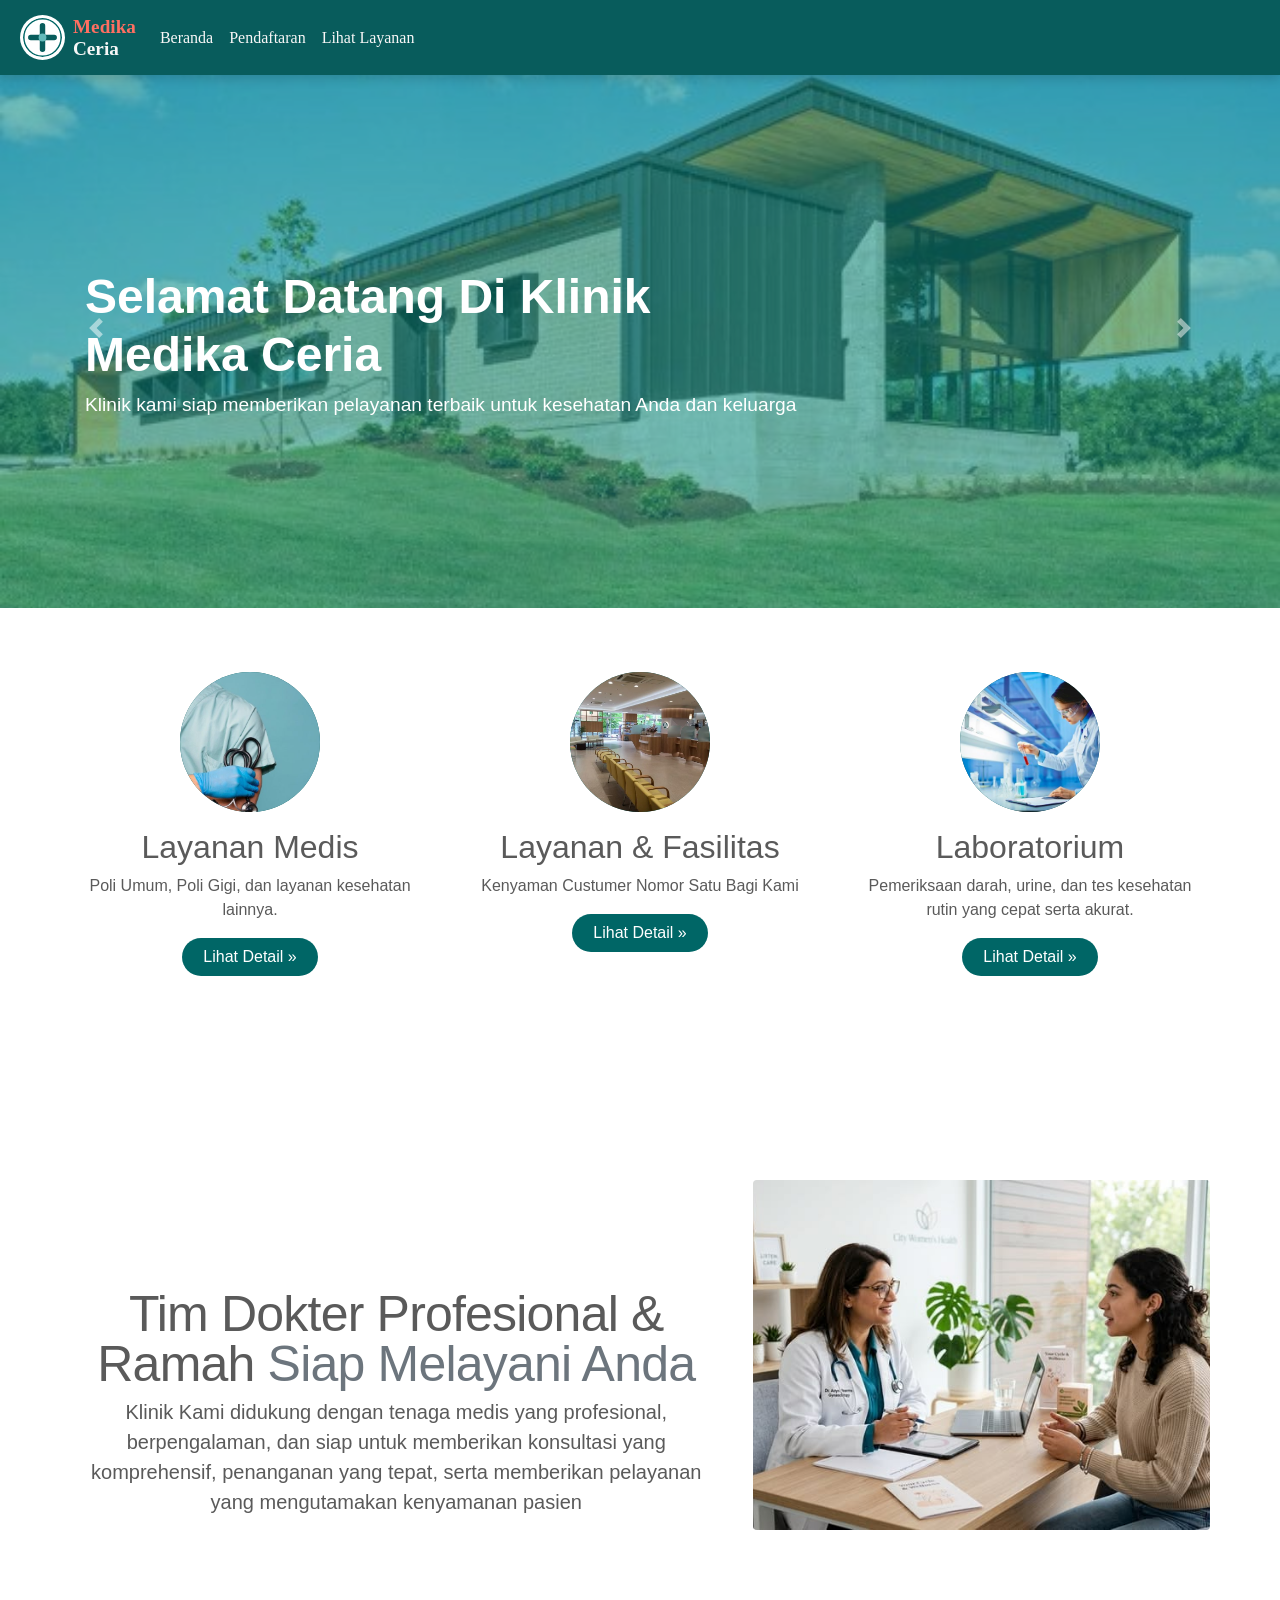
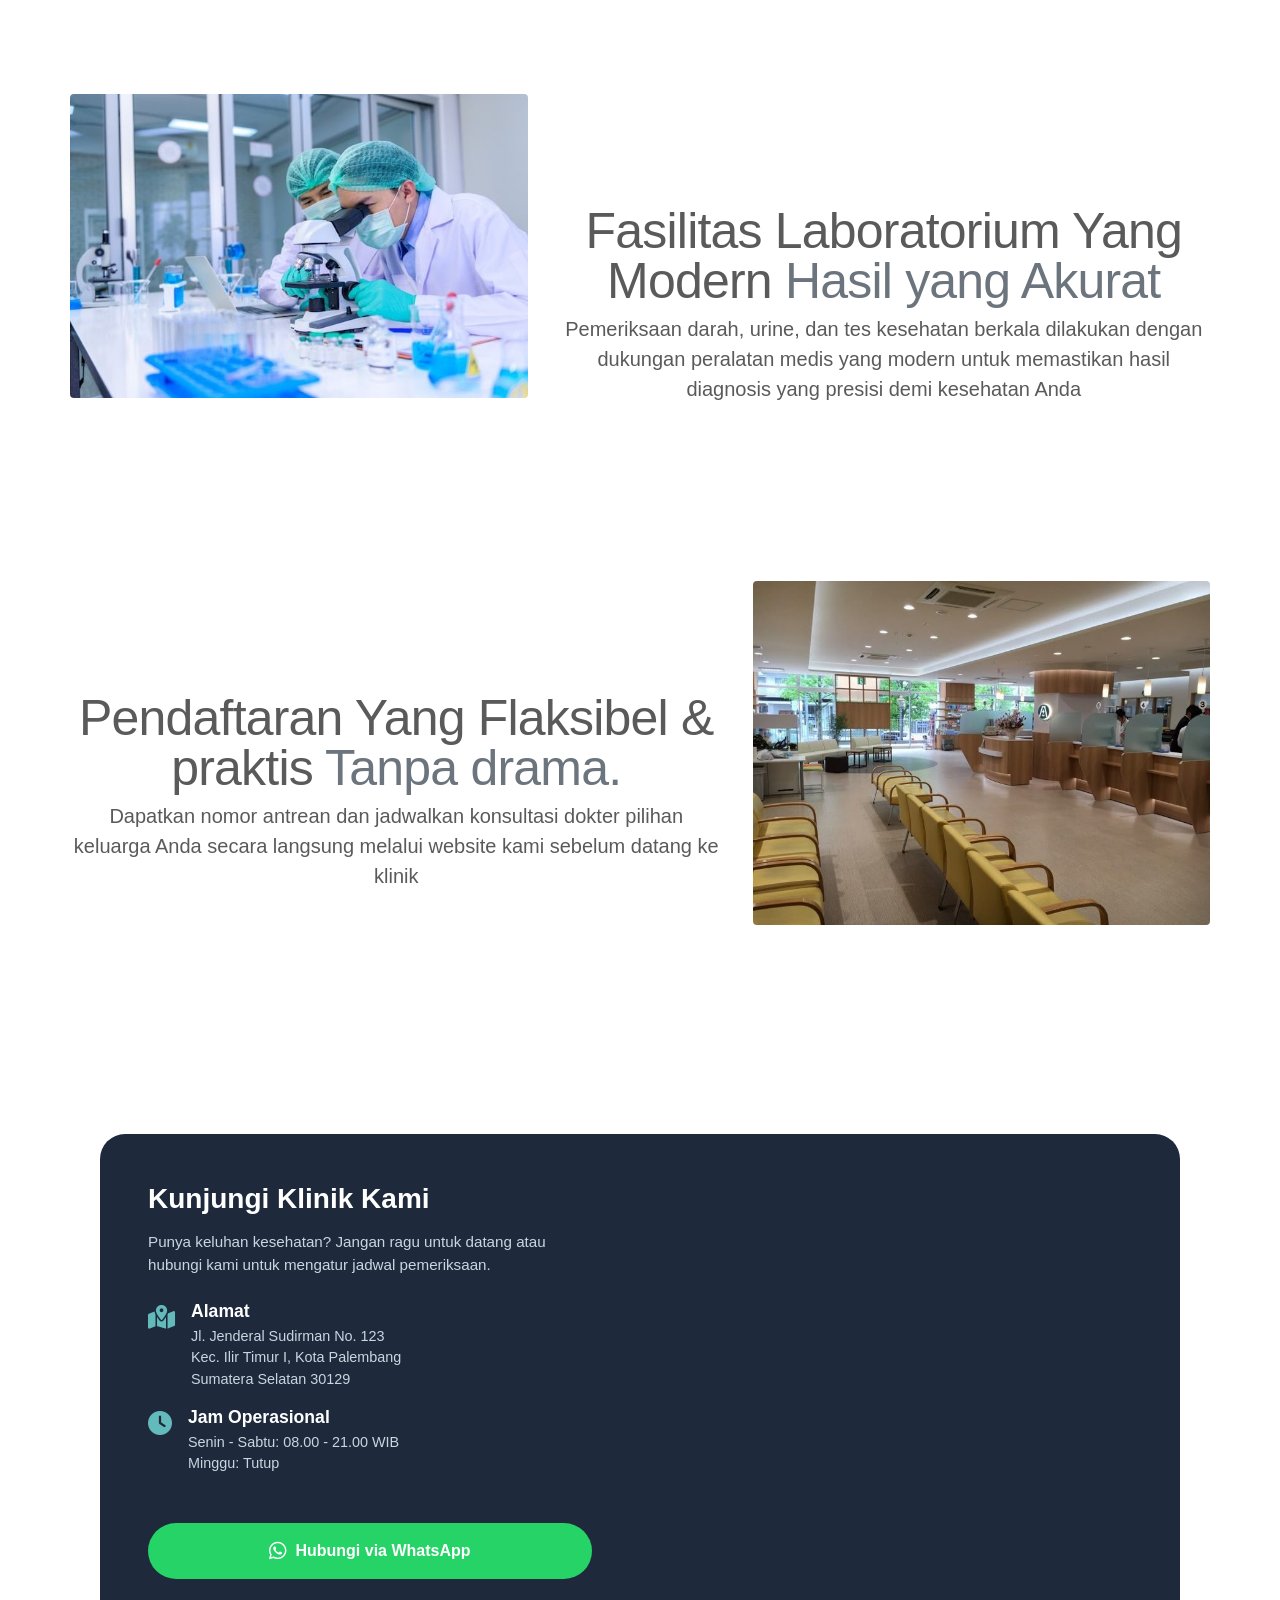
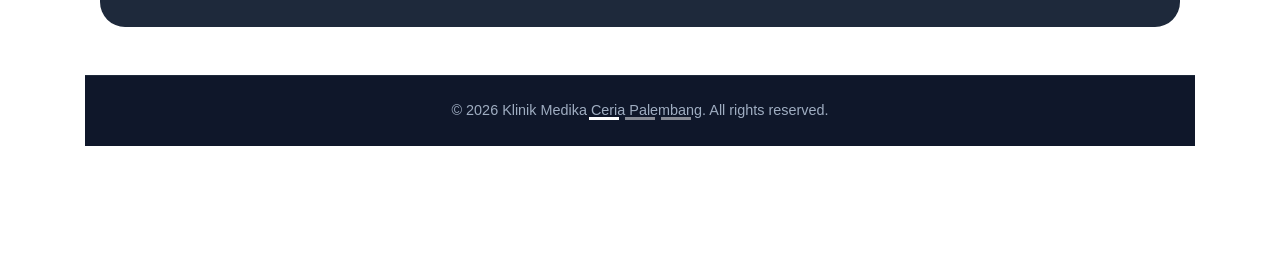
<file: index.html>
<!doctype html>
<html lang="en">
  <head>
    <meta charset="utf-8">
    <meta name="viewport" content="width=device-width, initial-scale=1, shrink-to-fit=no">
    <meta name="description" content="">
    <meta name="author" content="">
    <link rel="icon" href="./favicon.ico">

    <title>Klinik Medika Ceria</title>

    <!-- Bootstrap core CSS -->
    <link href="./dist/css/bootstrap.min.css" rel="stylesheet">
    <!-- Load FontAwesome untuk Ikon -->
    <link rel="stylesheet" href="https://cdnjs.cloudflare.com/ajax/libs/font-awesome/6.4.0/css/all.min.css">
    
    <!-- Panggil file CSS yang baru kita buat -->
    <link href="carousel.css" rel="stylesheet">
  </head>
  <body>

        <header>
         <nav class="navbar navbar-expand-md navbar-dark fixed-top shadow-sm" style="background-color: #085C5C; padding: 10px 20px;">

          <a class="navbar-brand d-flex align-items-center" href="index.html" style="color: #f9f7f7"> 
          <img src="logo-klinik.svg" alt="Logo Klinik Medika Ceria" width="45" height="45" class="mr-2" style="background: white; padding: 3px; border-radius: 50%;">
          <span style="line-height: 1.1; font-weight: bold; font-size: 1.2rem;">
            <span style="color: #FF6F61;">Medika</span><br>
            <span style="color: #f6f7f7;">Ceria</span>
          </span>
        </a>

        <button class="navbar-toggler" type="button" data-toggle="collapse" data-target="#navbarCollapse" aria-controls="navbarCollapse" aria-expanded="false" aria-label="Toggle navigation">
          <span class="navbar-toggler-icon"></span>
        </button>
        <div class="collapse navbar-collapse" id="navbarCollapse">
          <ul class="navbar-nav mr-auto">
            <li class="nav-item active">
              <!-- Href diarahkan ke #layanan -->
              <a class="nav-link" href="index.html" style="color: #f9f7f7">Beranda <span class="sr-only">(current)</span></a>
            </li>
            <li class="nav-item">
              <a class="nav-link" href="pendaftaran.html" style="color: #f9f7f7">Pendaftaran</a>
            </li>
            <li class="nav-item">
              <a class="nav-link" href="lihatlayanan.html" style="color: #f9f7f7">Lihat Layanan</a>
            </li>
          </ul>
          
        </div>
      </nav>
    </header>

    <main role="main">

      <div id="myCarousel" class="carousel slide" data-ride="carousel">
        <ol class="carousel-indicators">
    <li data-target="#myCarousel" data-slide-to="0" class="active"></li>
    <li data-target="#myCarousel" data-slide-to="1"></li>
    <li data-target="#myCarousel" data-slide-to="2"></li>
  </ol>
<div class="carousel-inner">
          
          <!-- SLIDE 1 -->
          <div class="carousel-item active" style="height: 35rem; position: relative;">
            <img class="d-block w-100" src="foto/klinik-slide1.jpg" alt="Foto Klinik 1" style="position: absolute; top: 0; left: 0; width: 100%; height: 100%; object-fit: cover; z-index: 1;">
             <div style="position: absolute; top: 0; left: 0; width: 100%; height: 100%; background: rgba(13, 148, 136, 0.55); z-index: 2;"></div>
              <div class="container h-100 d-flex align-items-center" style="position: relative; z-index: 3;">
                 <div class="text-white text-left mt-5">
                <h1 style="font-weight: bold; font-size: 3rem;">Selamat Datang Di Klinik<br>Medika Ceria</h1>
                <p style="font-size: 1.2rem;">Klinik kami siap memberikan pelayanan terbaik untuk kesehatan Anda dan keluarga</p>
               </div>
            </div>
          </div>

<div class="carousel-item" style="height: 35rem; position: relative;">
  <img class="second-slide d-block w-100" src="foto/timmedis-slide2.jpg" alt="Foto Dokter" style="height: 35rem; object-fit: cover; object-position: center top;">
  <div style="position: absolute; top: 0; left: 0; width: 100%; height: 100%; background: rgba(13, 148, 136, 0.55);"></div>
  <div class="container h-100 d-flex align-items-center" style="position: relative; z-index: 2;">
    <div class="carousel-caption text-center">
      <h1>Tim Dokter Profesional</h1>
      <p>Konsultasikan masalah kesehatan Anda langsung dengan ahlinya</p>
      <div>
        <a class="btn text-white" href="layananmedis.html" style="background:#006666; border-radius:30px; padding:8px 20px;">Lihat Jadwal Dokter</a>
      </div>
    </div>
  </div>
</div>


<div class="carousel-item" style="height: 35rem; position: relative;">
   <img class="third-slide d-block w-100" src="foto/labor-slide3.jpg" alt="Foto Laboratorium" style="height: 35rem; object-fit: cover; object-position: center top;"">
     <div style="position: absolute; top: 0; left: 0; width: 100%; height: 100%; background: rgba(13, 148, 136, 0.55);"></div>
       <div class="container h-100 d-flex align-items-center" style="position: relative; z-index: 2;">
         <div class="carousel-caption text-right">
           <h1>Laboratorium Lengkap</h1>
             <p>Fasilitas pemeriksaan laboratorium yang cepat, tepat, dan akurat</p>
          <div>
       </div>
    </div>
  </div>
</div>
        <a class="carousel-control-prev" href="#myCarousel" role="button" data-slide="prev">
          <span class="carousel-control-prev-icon" aria-hidden="true"></span>
          <span class="sr-only">Previous</span>
        </a>
        <a class="carousel-control-next" href="#myCarousel" role="button" data-slide="next">
          <span class="carousel-control-next-icon" aria-hidden="true"></span>
          <span class="sr-only">Next</span>
        </a>
      </div>


      <!-- Marketing messaging and featurettes
      ================================================== -->
      <!-- Wrap the rest of the page in another container to center all the content. -->

      <div id="layanan" class="container marketing mt-5 pt-3">

        <!-- Three columns of text below the carousel -->
       <div class="row text-center">

  <!-- Kolom 1: Layanan Medis / Poli Umum -->
  <div class="row text-center">

  <!-- Kolom 1: Layanan Medis -->
  <div class="col-lg-4 mb-4">
    <div class="rounded-circle mx-auto mb-3 d-flex align-items-center justify-content-center shadow" style="width: 140px; height: 140px; background-color: #085C5C; overflow: hidden;">
      <img src="foto/stetoskop.jpg" alt="Stetoskop" style="width: 100%; height: 100%; object-fit: cover; object-position: center top;">
    </div>
    <h2>Layanan Medis</h2>
    <p>Poli Umum, Poli Gigi, dan layanan kesehatan lainnya.</p>
    <p>
      <a class="btn text-white" href="layananmedis.html" style="background-color: #006666; border-radius: 20px; padding: 6px 20px;">Lihat Detail &raquo;</a>
    </p>
  </div>

  <!-- Kolom 2: layanan & fasilitas  -->
  <div class="col-lg-4 mb-4">
    <div class="rounded-circle mx-auto mb-3 d-flex align-items-center justify-content-center shadow" style="width: 140px; height: 140px; background-color: #085C5C; overflow: hidden;">
      <img src="foto/fasilitas-klinik.jpg" alt="Poli Gigi" style="width: 100%; height: 100%; object-fit: cover; object-position: center top;">
    </div>
    <h2>Layanan & Fasilitas </h2>
    <p>Kenyaman Custumer Nomor Satu Bagi Kami</p>
    <p>
      <a class="btn text-white" href="layananfasilitas.html" style="background-color: #006666; border-radius: 20px; padding: 6px 20px;">Lihat Detail &raquo;</a>
     </p>
    </div>

  <!-- Kolom 3: Laboratorium -->
  <div class="col-lg-4 mb-4">
    <div class="rounded-circle mx-auto mb-3 d-flex align-items-center justify-content-center shadow" style="width: 140px; height: 140px; background-color: #085C5C; overflow: hidden;">
      <img src="foto/labor.jpg" alt="Laboratorium" style="width: 100%; height: 100%; object-fit: cover; object-position: center top;">
    </div>
    <h2>Laboratorium</h2>
    <p>Pemeriksaan darah, urine, dan tes kesehatan rutin yang cepat serta akurat.</p>
    <p>
      <a class="btn text-white" href="laboratorium.html" style="background-color: #006666; border-radius: 20px; padding: 6px 20px;">Lihat Detail &raquo;</a>
    </p>
  </div>

</div>

        <!-- START THE FEATURETTES -->

        <hr class="featurette-divider">

        <div class="row featurette align-items-center">
          <div class="col-md-7">
            <h2 class="featurette-heading">Tim Dokter Profesional & Ramah <span class="text-muted">Siap Melayani Anda</span></h2>
            <p class="lead">Klinik Kami didukung dengan tenaga medis yang profesional, berpengalaman, dan siap untuk memberikan konsultasi yang komprehensif, penanganan yang tepat, serta memberikan pelayanan yang mengutamakan kenyamanan pasien</p>
          </div>
          <div class="col-md-5">
            <img class="featurette-image img-fluid mx-auto rounded shadow" src="foto/konsultasi-medis.jpg" alt="konsultasi-medis" style="width: 500px; height: 350px; object-fit: cover;">
          </div>
        </div>

        <hr class="featurette-divider">

        
        <div class="row featurette">
          <div class="col-md-7 order-md-2">
            <h2 class="featurette-heading">Fasilitas Laboratorium Yang Modern <span class="text-muted">Hasil yang Akurat</span></h2>
            <p class="lead">Pemeriksaan darah, urine, dan tes kesehatan berkala dilakukan dengan dukungan peralatan medis yang  modern untuk memastikan hasil diagnosis yang presisi demi kesehatan Anda</p>
          </div>
          <div class="col-md-5 order-md-1">
            <img class="featurette-image img-fluid mx-auto rounded shadow" src="foto/lab-modern.jpg" alt="lab-modern">
          </div>
        </div>

        <hr class="featurette-divider">


        <div class="row featurette">
          <div class="col-md-7">
            <h2 class="featurette-heading">Pendaftaran Yang Flaksibel & praktis <span class="text-muted">Tanpa drama.</span></h2>
            <p class="lead">Dapatkan nomor antrean dan jadwalkan konsultasi dokter pilihan keluarga Anda secara langsung melalui website kami sebelum datang ke klinik</p>
          </div>
          <div class="col-md-5">
            <img class="featurette-image img-fluid mx-auto rounded shadow" src="foto/fasilitas-klinik.jpg" alt="Fasilitas_klinik">
          </div>
        </div>

        <hr class="featurette-divider">

        <!-- /END THE FEATURETTES -->

      </div><!-- /.container -->


      <!-- FOOTER -->
      <!-- KONTAK & LOKASI KLINIK -->
<section id="kontak" class="py-5 bg-white">
  <div class="container">
    <div class="card border-0 shadow-lg overflow-hidden" style="border-radius: 25px; background-color: #1e293b;">
      <div class="row no-gutters">
        
        <!-- KOLOM KIRI: INFO KONTAK (TAMPILAN GELAP SESUAI KODE KAMU) -->
        <div class="col-lg-6 p-4 p-lg-5 text-white d-flex flex-column justify-content-center">
          <h2 class="h3 font-weight-bold mb-3 text-white">Kunjungi Klinik Kami</h2>
          <p class="mb-4" style="color: #cbd5e1; font-size: 0.95rem;">
            Punya keluhan kesehatan? Jangan ragu untuk datang atau hubungi kami untuk mengatur jadwal pemeriksaan.
          </p>

          <div class="mb-4">
            <!-- Alamat -->
            <div class="d-flex align-items-start mb-3">
              <i class="fa-solid fa-map-location-dot text-2xl mr-3 mt-1" style="color: #63baba; font-size: 1.5rem;"></i>
              <div>
                <h5 class="font-weight-bold mb-1 text-white" style="font-size: 1.1rem;">Alamat</h5>
                <p class="mb-0" style="color: #cbd5e1; font-size: 0.9rem;">
                  Jl. Jenderal Sudirman No. 123<br>
                  Kec. Ilir Timur I, Kota Palembang<br>
                  Sumatera Selatan 30129
                </p>
              </div>
            </div>

            <!-- Jam Operasional -->
            <div class="d-flex align-items-start mb-3">
              <i class="fa-solid fa-clock text-2xl mr-3 mt-1" style="color: #63baba; font-size: 1.5rem;"></i>
              <div>
                <h5 class="font-weight-bold mb-1 text-white" style="font-size: 1.1rem;">Jam Operasional</h5>
                <p class="mb-0" style="color: #cbd5e1; font-size: 0.9rem;">
                  Senin - Sabtu: 08.00 - 21.00 WIB<br>
                  Minggu: Tutup
                </p>
              </div>
            </div>
          </div>

          <!-- Tombol WhatsApp -->
          <a href="https://wa.me/6281234567890" target="_blank" class="btn btn-success font-weight-bold py-3 px-4 mt-2 d-flex align-items-center justify-content-center shadow" style="border-radius: 50px; background-color: #25D366; border: none;">
            <i class="fa-brands fa-whatsapp fa-lg mr-2"></i> Hubungi via WhatsApp
          </a>
        </div>

        <!-- KOLOM KANAN: PETA GOOGLE MAPS -->
        <div class="col-lg-6" style="min-height: 350px;">
          <iframe 
            src="https://www.google.com/maps/embed?pb=!1m18!1m12!1m3!1d127504.42334812822!2d104.66035070094951!3d-2.9832791632731115!2m3!1f0!2f0!3f0!3m2!1i1024!2i768!4f13.1!3m3!1m2!1s0x2e3b75e8fc27a3e3%3A0x3039d80b220d0c0!2sPalembang%2C%20Kota%20Palembang%2C%20Sumatera%20Selatan!5e0!3m2!1sid!2sid!4v1698765432101!5m2!1sid!2sid" 
            width="100%" 
            height="100%" 
            style="border:0; min-height: 100%;" 
            allowfullscreen="" 
            loading="lazy" 
            referrerpolicy="no-referrer-when-downgrade">
          </iframe>
        </div>

      </div>
    </div>
  </div>
</section>

<!-- FOOTER -->
<footer class="py-4 text-center text-white-50" style="background-color: #0f172a; border-top: 1px solid #1e293b;">
  <div class="container">
    <p class="mb-0" style="color: #9fadc1; font-size: 0.9rem;">
      &copy; 2026 Klinik Medika Ceria Palembang. All rights reserved.
    </p>
  </div>
</footer>
    <!-- Bootstrap core JavaScript
    ================================================== -->
    <!-- Placed at the end of the document so the pages load faster -->
    <script src="https://code.jquery.com/jquery-3.2.1.slim.min.js" integrity="sha384-KJ3o2DKtIkvYIK3UENzmM7KCkRr/rE9/Qpg6aAZGJwFDMVNA/GpGFF93hXpG5KkN" crossorigin="anonymous"></script>
    <script>window.jQuery || document.write('<script src="./assets/js/vendor/jquery-slim.min.js"><\/script>')</script>
    <script src="./assets/js/vendor/popper.min.js"></script>
    <script src="./dist/js/bootstrap.min.js"></script>
    <!-- Just to make our placeholder images work. Don't actually copy the next line! -->
    <script src="./assets/js/vendor/holder.min.js"></script>
  </body>
</html>
</file>
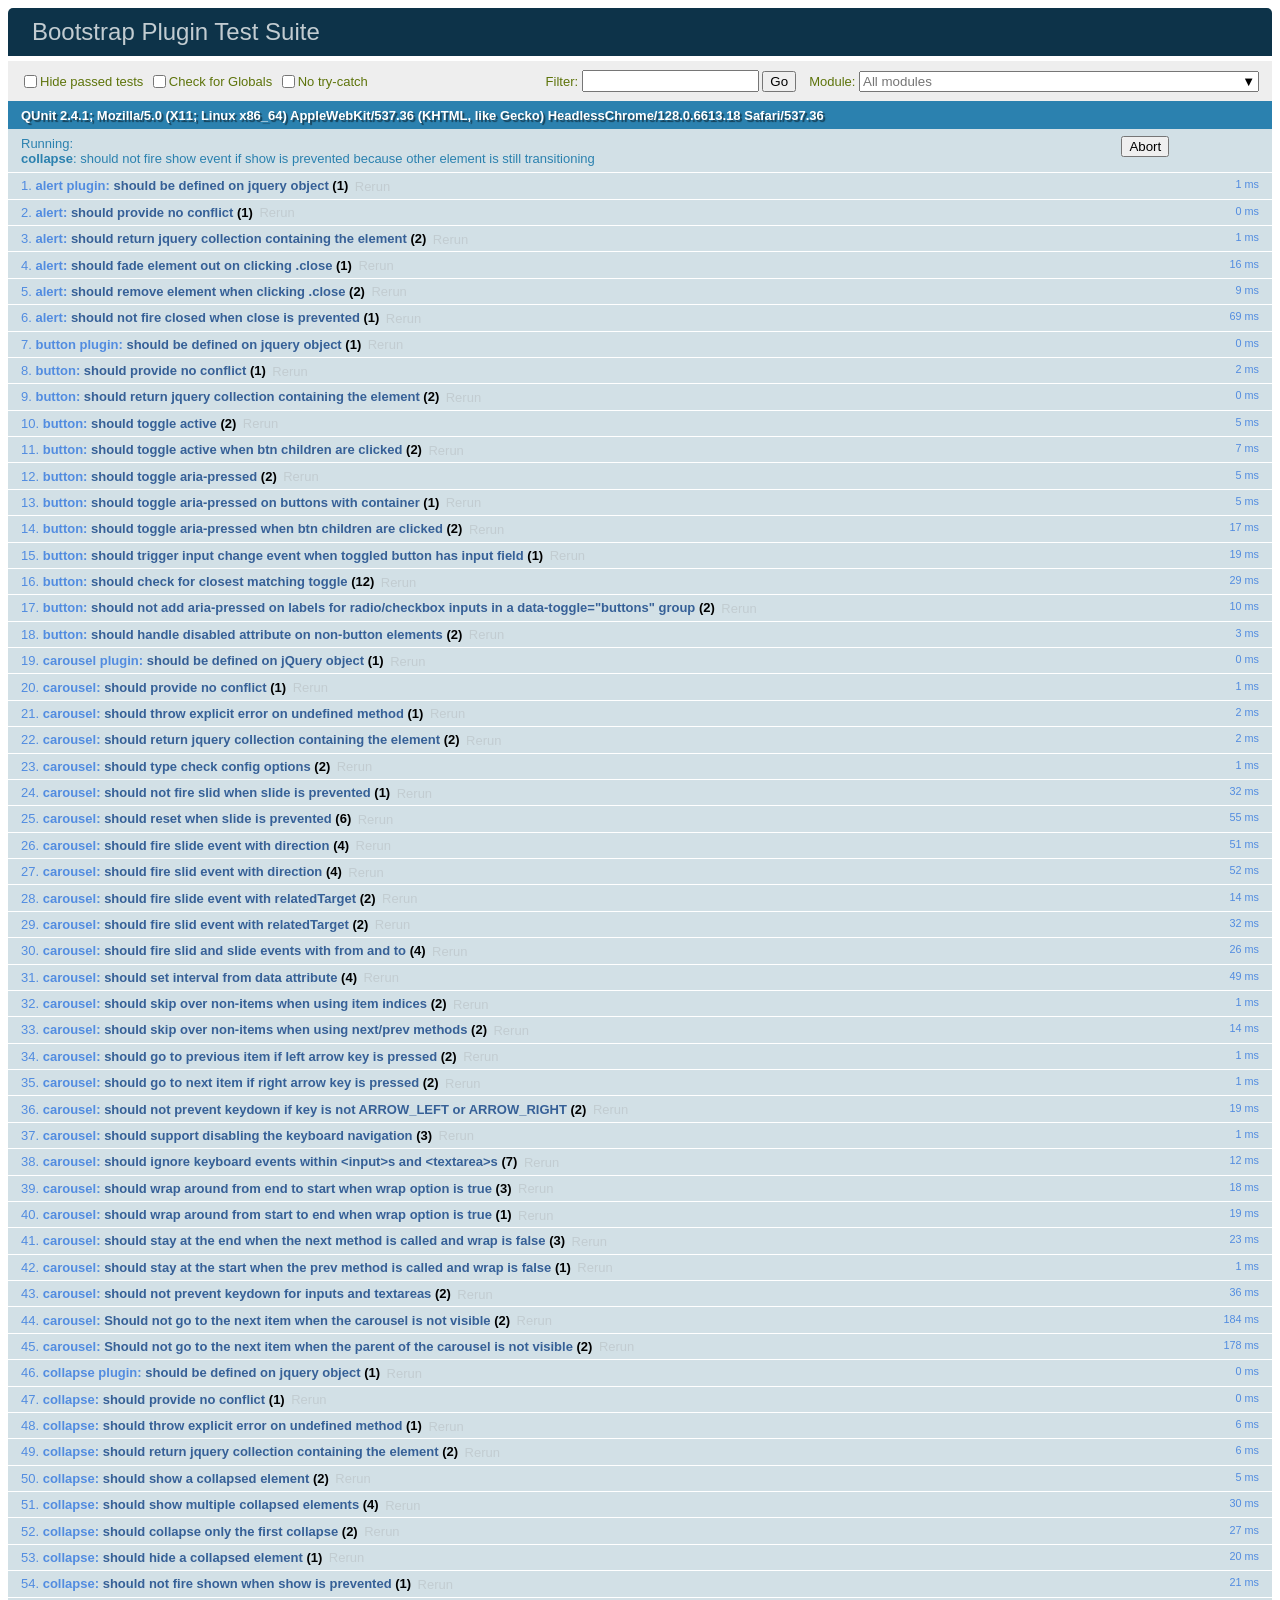
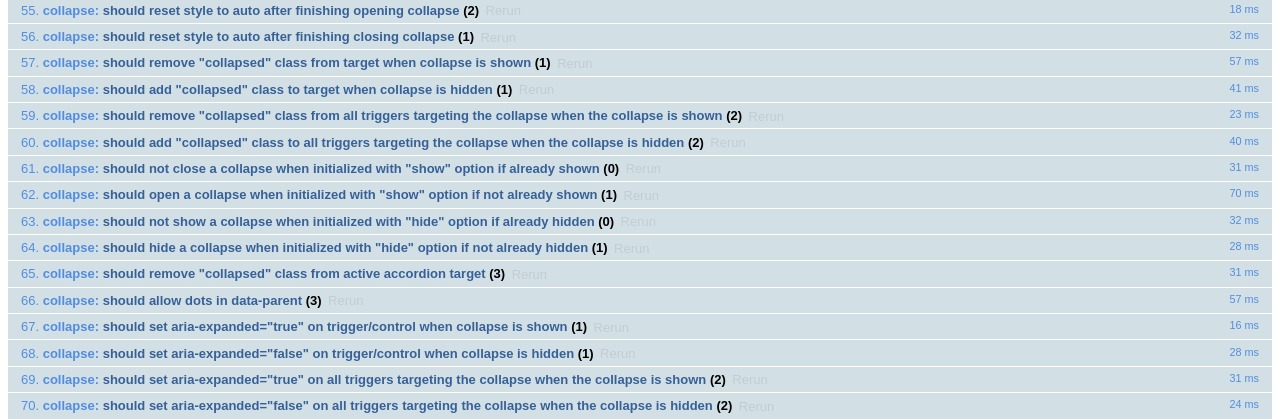
<file: js/tests/index.html>
<!doctype html>
<html lang="en">
  <head>
    <meta charset="utf-8">
    <meta name="viewport" content="width=device-width, initial-scale=1, shrink-to-fit=no">
    <title>Bootstrap Plugin Test Suite</title>

    <!-- jQuery -->
    <script>
      (function () {
        var path = '../../assets/js/vendor/jquery-slim.min.js'
        // get jquery param from the query string.
        var jQueryVersion = location.search.match(/[?&]jquery=(.*?)(?=&|$)/)

        // If a version was specified, use that version from our vendor folder
        if (jQueryVersion) {
          path = 'vendor/jquery-' + jQueryVersion[1] + '.min.js'
        }
        document.write('<script src="' + path + '"><\/script>')
      }())
    </script>
    <script src="../../assets/js/vendor/popper.min.js"></script>

    <!-- QUnit -->
    <link rel="stylesheet" href="vendor/qunit.css" media="screen">
    <script src="vendor/qunit.js"></script>

    <script>
      // Disable jQuery event aliases to ensure we don't accidentally use any of them
      [
        'blur',
        'focus',
        'focusin',
        'focusout',
        'resize',
        'scroll',
        'click',
        'dblclick',
        'mousedown',
        'mouseup',
        'mousemove',
        'mouseover',
        'mouseout',
        'mouseenter',
        'mouseleave',
        'change',
        'select',
        'submit',
        'keydown',
        'keypress',
        'keyup',
        'contextmenu'
      ].forEach(function(eventAlias) {
        $.fn[eventAlias] = function() {
          throw new Error('Using the ".' + eventAlias + '()" method is not allowed, so that Bootstrap can be compatible with custom jQuery builds which exclude the "event aliases" module that defines said method. See https://github.com/twbs/bootstrap/blob/master/CONTRIBUTING.md#js')
        }
      })

      // Require assert.expect in each test
      QUnit.config.requireExpects = true

      // See https://github.com/axemclion/grunt-saucelabs#test-result-details-with-qunit
      var log = []
      var testName

      QUnit.done(function(testResults) {
        var tests = []
        for (var i = 0; i < log.length; i++) {
          var details = log[i]
          tests.push({
            name: details.name,
            result: details.result,
            expected: details.expected,
            actual: details.actual,
            source: details.source
          })
        }
        testResults.tests = tests

        window.global_test_results = testResults
      })

      QUnit.testStart(function(testDetails) {
        QUnit.log(function(details) {
          if (!details.result) {
            details.name = testDetails.name
            log.push(details)
          }
        })
      })

      // Display fixture on-screen on iOS to avoid false positives
      // See https://github.com/twbs/bootstrap/pull/15955
      if (/iPhone|iPad|iPod/.test(navigator.userAgent)) {
        QUnit.begin(function() {
          $('#qunit-fixture').css({ top: 0, left: 0 })
        })

        QUnit.done(function() {
          $('#qunit-fixture').css({ top: '', left: '' })
        })
      }
    </script>

    <!-- Transpiled Plugins -->
    <script src="../dist/util.js"></script>
    <script src="../dist/alert.js"></script>
    <script src="../dist/button.js"></script>
    <script src="../dist/carousel.js"></script>
    <script src="../dist/collapse.js"></script>
    <script src="../dist/dropdown.js"></script>
    <script src="../dist/modal.js"></script>
    <script src="../dist/scrollspy.js"></script>
    <script src="../dist/tab.js"></script>
    <script src="../dist/tooltip.js"></script>
    <script src="../dist/popover.js"></script>

    <!-- Unit Tests -->
    <script src="unit/alert.js"></script>
    <script src="unit/button.js"></script>
    <script src="unit/carousel.js"></script>
    <script src="unit/collapse.js"></script>
    <script src="unit/dropdown.js"></script>
    <script src="unit/modal.js"></script>
    <script src="unit/scrollspy.js"></script>
    <script src="unit/tab.js"></script>
    <script src="unit/tooltip.js"></script>
    <script src="unit/popover.js"></script>
    <script src="unit/util.js"></script>
  </head>
  <body>
    <div id="qunit-container">
      <div id="qunit"></div>
      <div id="qunit-fixture"></div>
    </div>
  </body>
</html>
</file>
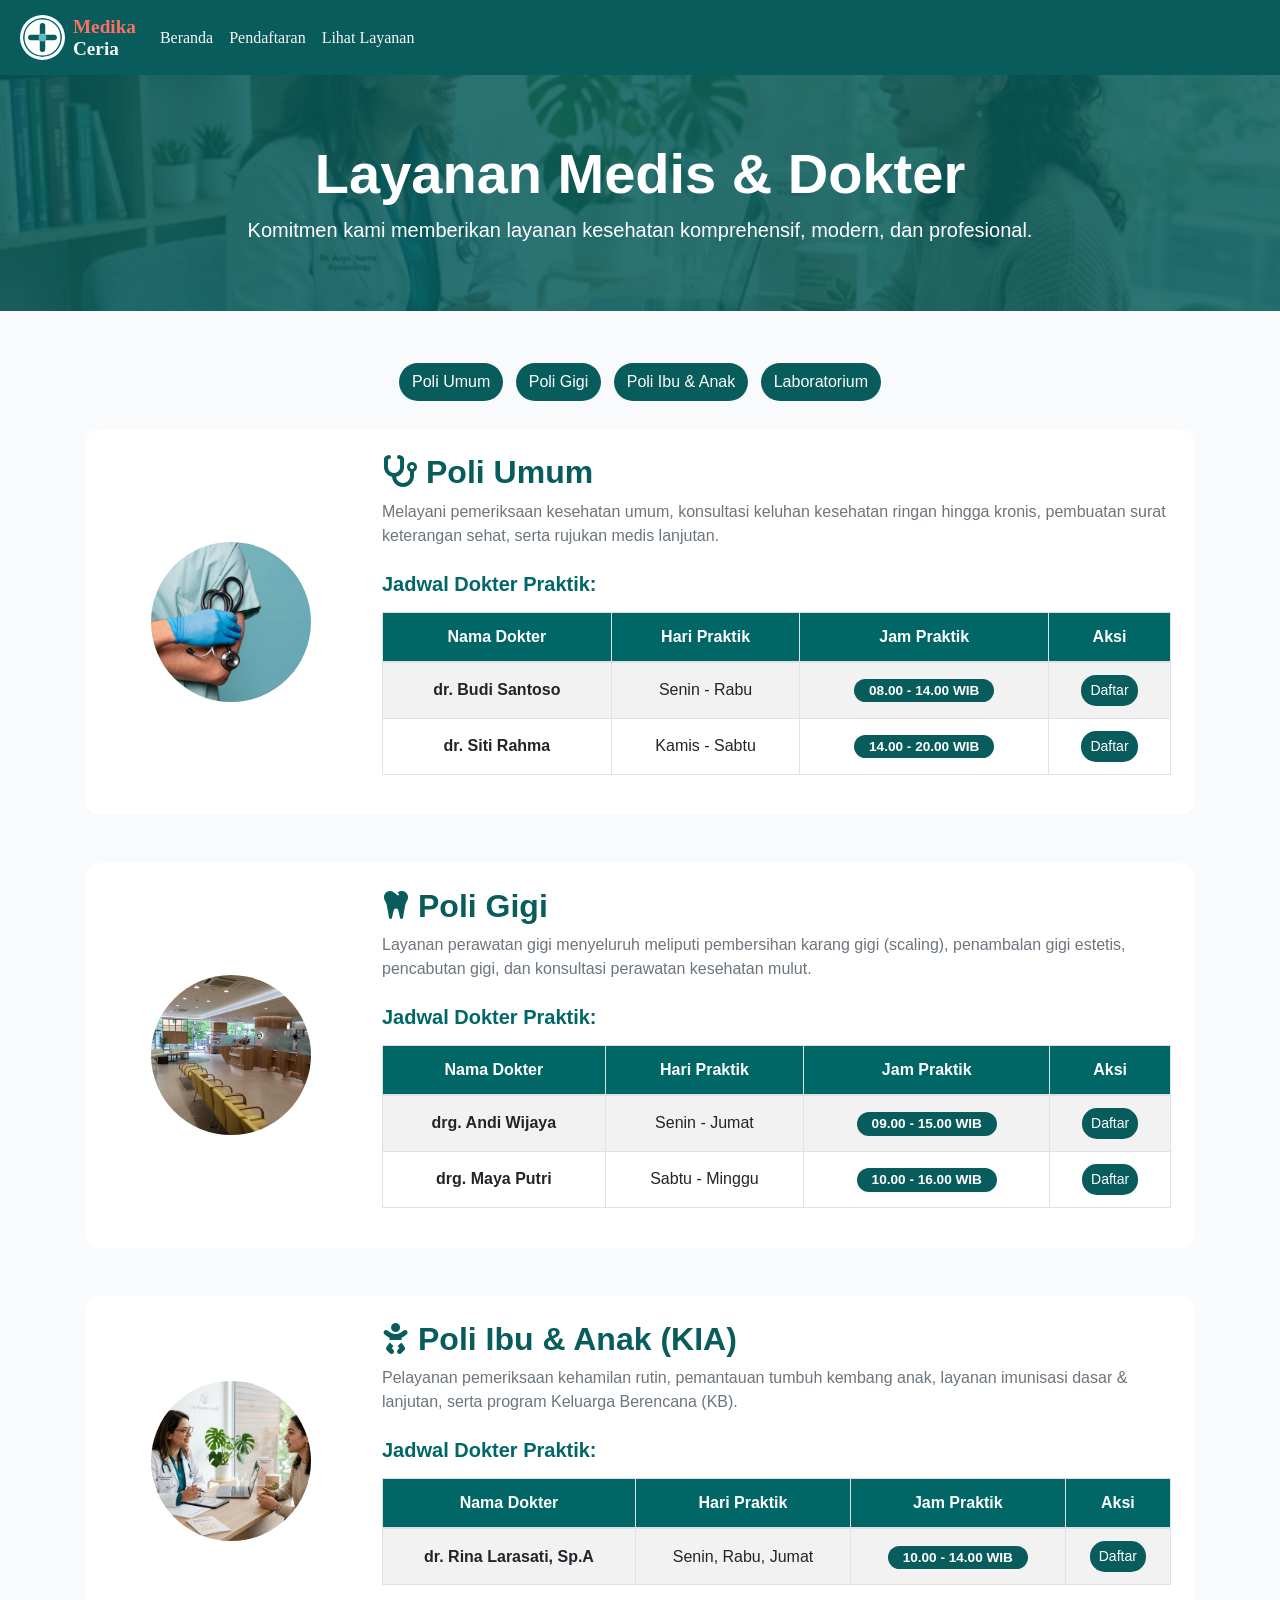
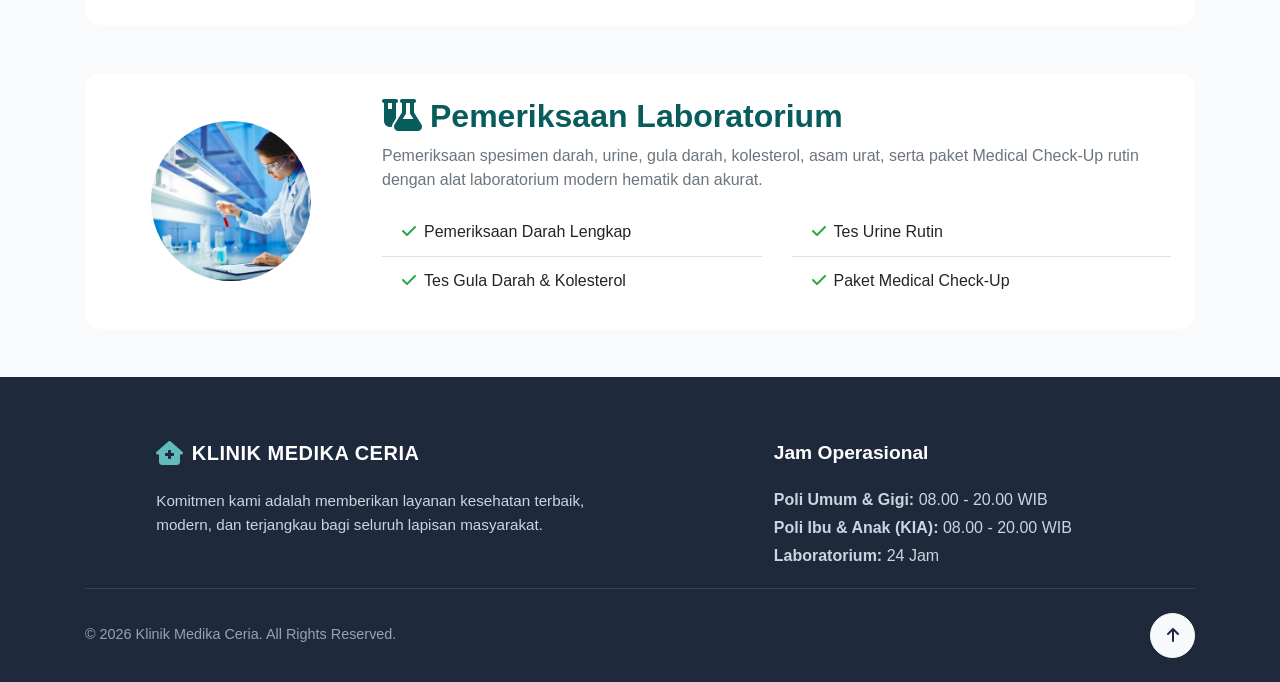
<file: layananmedis.html>
<!doctype html>
<html lang="id">
  <head>
    <meta charset="utf-8">
    <meta name="viewport" content="width=device-width, initial-scale=1, shrink-to-fit=no">
    <meta name="description" content="Layanan Medis & Jadwal Dokter Klinik Medika Ceria">
    <title>Layanan Medis - Klinik Medika Ceria</title>

    <!-- Bootstrap core CSS -->
    <link href="./dist/css/bootstrap.min.css" rel="stylesheet">

    <!-- FontAwesome Icon -->
    <link rel="stylesheet" href="https://cdnjs.cloudflare.com/ajax/libs/font-awesome/6.4.0/css/all.min.css">

    <style>
      html {
        scroll-behavior: smooth;
      }

      body {
        font-family: 'Segoe UI', Tahoma, Geneva, Verdana, sans-serif;
        background-color: #f8fafc;
      }

      /* Navbar */
      .navbar {
        font-family: 'Georgia', 'Times New Roman', serif;
      }

      .navbar-brand {
        font-size: 1.3rem;
        font-weight: bold;
      }

      .navbar-nav .nav-link {
        font-size: 1rem;
        font-weight: 500;
        transition: all 0.3s ease;
        border-radius: 15px;
      }

      .navbar-nav .nav-link:hover {
        background-color: rgba(255, 255, 255, 0.15);
        color: #ffffff !important;
      }

      /* Card & Content Customization */
      .card-layanan {
        border: none;
        border-radius: 15px;
        transition: transform 0.3s ease, box-shadow 0.3s ease;
      }

      .card-layanan:hover {
        transform: translateY(-5px);
        box-shadow: 0 10px 20px rgba(0, 0, 0, 0.1) !important;
      }

      .header-title {
        background: linear-gradient(rgba(8, 92, 92, 0.85), rgba(8, 92, 92, 0.85)), url('foto/konsultasi-medis.jpg') center/cover;
        color: white;
        padding: 80px 0 50px 0;
        margin-top: 60px;
      }

      .badge-jadwal {
        background-color: #085C5C;
        color: white;
        border-radius: 20px;
        padding: 5px 15px;
        font-size: 0.85rem;
      }
    </style>
  </head>
  <body>

    <!-- NAVBAR HEADER -->
    <header>
      <nav class="navbar navbar-expand-md navbar-dark fixed-top shadow-sm" style="background-color: #085C5C; padding: 10px 20px;">
        <a class="navbar-brand d-flex align-items-center" href="carousel.html" style="color: #f9f7f7"> 
          <img src="logo-klinik.svg" alt="Logo Klinik Medika Ceria" width="45" height="45" class="mr-2" style="background: white; padding: 3px; border-radius: 50%;">
          <span style="line-height: 1.1; font-weight: bold; font-size: 1.2rem;">
            <span style="color: #FF6F61;">Medika</span><br>
            <span style="color: #f6f7f7;">Ceria</span>
          </span>
        </a>

        <button class="navbar-toggler" type="button" data-toggle="collapse" data-target="#navbarCollapse" aria-controls="navbarCollapse" aria-expanded="false" aria-label="Toggle navigation">
          <span class="navbar-toggler-icon"></span>
        </button>

        <div class="collapse navbar-collapse" id="navbarCollapse">
          <ul class="navbar-nav mr-auto">
            <li class="nav-item">
              <a class="nav-link" href="index.html" style="color: #f9f7f7">Beranda</a>
            </li>
            <li class="nav-item">
              <a class="nav-link" href="pendaftaran.html" style="color: #f9f7f7">Pendaftaran</a>
            </li>
            <li class="nav-item active">
              <a class="nav-link" href="lihatlayanan.html" style="color: #f9f7f7">Lihat Layanan <span class="sr-only">(current)</span></a>
            </li>
          </ul>
        </div>
      </nav>
    </header>

    <!-- HEADER HALAMAN -->
    <section class="header-title text-center">
      <div class="container">
        <h1 class="display-4 font-weight-bold">Layanan Medis & Dokter</h1>
        <p class="lead">Komitmen kami memberikan layanan kesehatan komprehensif, modern, dan profesional.</p>
      </div>
    </section>

    <!-- KONTEN UTAMA LAYANAN MEDIS -->
    <main role="main" class="container my-5">

      <!-- NAVIGATION TAB UNTUK FILTER KHUSUS POLI -->
      <div class="row mb-4">
        <div class="col-12 text-center">
          <a href="#poli-umum" class="btn text-white m-1" style="background-color: #085C5C; border-radius: 20px;">Poli Umum</a>
          <a href="#poli-gigi" class="btn text-white m-1" style="background-color: #085C5C; border-radius: 20px;">Poli Gigi</a>
          <a href="#poli-kia" class="btn text-white m-1" style="background-color: #085C5C; border-radius: 20px;">Poli Ibu & Anak</a>
          <a href="#laboratorium" class="btn text-white m-1" style="background-color: #085C5C; border-radius: 20px;">Laboratorium</a>
        </div>
      </div>

      <!-- 1. POLI UMUM -->
      <div id="poli-umum" class="card card-layanan shadow-sm mb-5">
        <div class="card-body p-4">
          <div class="row align-items-center">
            <div class="col-md-3 text-center mb-3 mb-md-0">
              <img src="foto/stetoskop.jpg" alt="Poli Umum" class="img-fluid rounded-circle shadow" style="width: 160px; height: 160px; object-fit: cover;">
            </div>
            <div class="col-md-9">
              <h2 class="font-weight-bold" style="color: #085C5C;"><i class="fa-solid fa-stethoscope mr-2"></i>Poli Umum</h2>
              <p class="text-muted">Melayani pemeriksaan kesehatan umum, konsultasi keluhan kesehatan ringan hingga kronis, pembuatan surat keterangan sehat, serta rujukan medis lanjutan.</p>
              
              <h5 class="font-weight-bold mt-4" style="color: #006666;">Jadwal Dokter Praktik:</h5>
              <div class="table-responsive">
                <table class="table table-bordered table-striped mt-2 text-center">
                  <thead class="text-white" style="background-color: #006666;">
                    <tr>
                      <th>Nama Dokter</th>
                      <th>Hari Praktik</th>
                      <th>Jam Praktik</th>
                      <th>Aksi</th>
                    </tr>
                  </thead>
                  <tbody>
                    <tr>
                      <td class="align-middle font-weight-bold">dr. Budi Santoso</td>
                      <td class="align-middle">Senin - Rabu</td>
                      <td class="align-middle"><span class="badge badge-jadwal">08.00 - 14.00 WIB</span></td>
                      <td class="align-middle"><a href="pendaftaran.html" class="btn btn-sm text-white" style="background-color: #085C5C; border-radius: 15px;">Daftar</a></td>
                    </tr>
                    <tr>
                      <td class="align-middle font-weight-bold">dr. Siti Rahma</td>
                      <td class="align-middle">Kamis - Sabtu</td>
                      <td class="align-middle"><span class="badge badge-jadwal">14.00 - 20.00 WIB</span></td>
                      <td class="align-middle"><a href="pendaftaran.html" class="btn btn-sm text-white" style="background-color: #085C5C; border-radius: 15px;">Daftar</a></td>
                    </tr>
                  </tbody>
                </table>
              </div>
            </div>
          </div>
        </div>
      </div>

      <!-- 2. POLI GIGI -->
      <div id="poli-gigi" class="card card-layanan shadow-sm mb-5">
        <div class="card-body p-4">
          <div class="row align-items-center">
            <div class="col-md-3 text-center mb-3 mb-md-0">
              <img src="foto/fasilitas-klinik.jpg" alt="Poli Gigi" class="img-fluid rounded-circle shadow" style="width: 160px; height: 160px; object-fit: cover;">
            </div>
            <div class="col-md-9">
              <h2 class="font-weight-bold" style="color: #085C5C;"><i class="fa-solid fa-tooth mr-2"></i>Poli Gigi</h2>
              <p class="text-muted">Layanan perawatan gigi menyeluruh meliputi pembersihan karang gigi (scaling), penambalan gigi estetis, pencabutan gigi, dan konsultasi perawatan kesehatan mulut.</p>
              
              <h5 class="font-weight-bold mt-4" style="color: #006666;">Jadwal Dokter Praktik:</h5>
              <div class="table-responsive">
                <table class="table table-bordered table-striped mt-2 text-center">
                  <thead class="text-white" style="background-color: #006666;">
                    <tr>
                      <th>Nama Dokter</th>
                      <th>Hari Praktik</th>
                      <th>Jam Praktik</th>
                      <th>Aksi</th>
                    </tr>
                  </thead>
                  <tbody>
                    <tr>
                      <td class="align-middle font-weight-bold">drg. Andi Wijaya</td>
                      <td class="align-middle">Senin - Jumat</td>
                      <td class="align-middle"><span class="badge badge-jadwal">09.00 - 15.00 WIB</span></td>
                      <td class="align-middle"><a href="pendaftaran.html" class="btn btn-sm text-white" style="background-color: #085C5C; border-radius: 15px;">Daftar</a></td>
                    </tr>
                    <tr>
                      <td class="align-middle font-weight-bold">drg. Maya Putri</td>
                      <td class="align-middle">Sabtu - Minggu</td>
                      <td class="align-middle"><span class="badge badge-jadwal">10.00 - 16.00 WIB</span></td>
                      <td class="align-middle"><a href="pendaftaran.html" class="btn btn-sm text-white" style="background-color: #085C5C; border-radius: 15px;">Daftar</a></td>
                    </tr>
                  </tbody>
                </table>
              </div>
            </div>
          </div>
        </div>
      </div>

      <!-- 3. POLI IBU & ANAK (KIA) -->
      <div id="poli-kia" class="card card-layanan shadow-sm mb-5">
        <div class="card-body p-4">
          <div class="row align-items-center">
            <div class="col-md-3 text-center mb-3 mb-md-0">
              <img src="foto/konsultasi-medis.jpg" alt="Poli KIA" class="img-fluid rounded-circle shadow" style="width: 160px; height: 160px; object-fit: cover;">
            </div>
            <div class="col-md-9">
              <h2 class="font-weight-bold" style="color: #085C5C;"><i class="fa-solid fa-baby mr-2"></i>Poli Ibu & Anak (KIA)</h2>
              <p class="text-muted">Pelayanan pemeriksaan kehamilan rutin, pemantauan tumbuh kembang anak, layanan imunisasi dasar & lanjutan, serta program Keluarga Berencana (KB).</p>
              
              <h5 class="font-weight-bold mt-4" style="color: #006666;">Jadwal Dokter Praktik:</h5>
              <div class="table-responsive">
                <table class="table table-bordered table-striped mt-2 text-center">
                  <thead class="text-white" style="background-color: #006666;">
                    <tr>
                      <th>Nama Dokter</th>
                      <th>Hari Praktik</th>
                      <th>Jam Praktik</th>
                      <th>Aksi</th>
                    </tr>
                  </thead>
                  <tbody>
                    <tr>
                      <td class="align-middle font-weight-bold">dr. Rina Larasati, Sp.A</td>
                      <td class="align-middle">Senin, Rabu, Jumat</td>
                      <td class="align-middle"><span class="badge badge-jadwal">10.00 - 14.00 WIB</span></td>
                      <td class="align-middle"><a href="pendaftaran.html" class="btn btn-sm text-white" style="background-color: #085C5C; border-radius: 15px;">Daftar</a></td>
                    </tr>
                  </tbody>
                </table>
              </div>
            </div>
          </div>
        </div>
      </div>

      <!-- 4. LABORATORIUM -->
      <div id="laboratorium" class="card card-layanan shadow-sm mb-5">
        <div class="card-body p-4">
          <div class="row align-items-center">
            <div class="col-md-3 text-center mb-3 mb-md-0">
              <img src="foto/labor.jpg" alt="Laboratorium" class="img-fluid rounded-circle shadow" style="width: 160px; height: 160px; object-fit: cover;">
            </div>
            <div class="col-md-9">
              <h2 class="font-weight-bold" style="color: #085C5C;"><i class="fa-solid fa-flask-vial mr-2"></i>Pemeriksaan Laboratorium</h2>
              <p class="text-muted">Pemeriksaan spesimen darah, urine, gula darah, kolesterol, asam urat, serta paket Medical Check-Up rutin dengan alat laboratorium modern hematik dan akurat.</p>
              
              <div class="row mt-3">
                <div class="col-md-6">
                  <ul class="list-group list-group-flush">
                    <li class="list-group-item"><i class="fa-solid fa-check text-success mr-2"></i>Pemeriksaan Darah Lengkap</li>
                    <li class="list-group-item"><i class="fa-solid fa-check text-success mr-2"></i>Tes Gula Darah & Kolesterol</li>
                  </ul>
                </div>
                <div class="col-md-6">
                  <ul class="list-group list-group-flush">
                    <li class="list-group-item"><i class="fa-solid fa-check text-success mr-2"></i>Tes Urine Rutin</li>
                    <li class="list-group-item"><i class="fa-solid fa-check text-success mr-2"></i>Paket Medical Check-Up</li>
                  </ul>
                </div>
              </div>
            </div>
          </div>
        </div>
      </div>

    </main>

    <!-- FOOTER KLINIK MEDIKA CERIA -->
    <footer class="text-white pt-5 pb-4" style="background-color: #1e293b; position: relative;">
      <div class="container text-left">
        <div class="row">
          <div class="col-md-5 col-lg-5 col-xl-5 mx-auto mt-3">
            <h5 class="text-uppercase mb-4 font-weight-bold d-flex align-items-center" style="letter-spacing: 0.5px;">
              <i class="fa-solid fa-house-medical mr-2" style="color: #63baba; font-size: 1.5rem;"></i>
              Klinik Medika Ceria
            </h5>
            <p style="color: #cbd5e1; line-height: 1.6; font-size: 0.95rem;">
              Komitmen kami adalah memberikan layanan kesehatan terbaik, modern, dan terjangkau bagi seluruh lapisan masyarakat.
            </p>
          </div>

         

          <div class="col-md-4 col-lg-4 col-xl-4 mx-auto mt-3">
            <h5 class="mb-4 font-weight-bold" style="font-size: 1.2rem;">Jam Operasional</h5>
            <p style="color: #cbd5e1;" class="mb-1"><strong>Poli Umum & Gigi:</strong> 08.00 - 20.00 WIB</p>
            <p style="color: #cbd5e1;" class="mb-1"><strong>Poli Ibu & Anak (KIA):</strong> 08.00 - 20.00 WIB</p>
            <p style="color: #cbd5e1;" class="mb-1"><strong>Laboratorium:</strong> 24 Jam</p>
          </div>
        </div>

        <hr class="mb-4" style="border-top: 1px solid #334155;">

        <div class="row align-items-center w-100 m-0">
          <div class="col-8 p-0">
            <p class="mb-0" style="color: #94a3b8; font-size: 0.9rem;">
              &copy; 2026 Klinik Medika Ceria. All Rights Reserved.
            </p>
          </div>
          
          <div class="col-4 p-0 d-flex justify-content-end">
            <a href="#" class="btn btn-light rounded-circle shadow d-inline-flex align-items-center justify-content-center" style="width: 45px; height: 45px;">
              <i class="fa-solid fa-arrow-up" style="color: #1e293b;"></i>
            </a>
          </div>
        </div>
      </div>
    </footer>

    <!-- Bootstrap core JavaScript -->
    <script src="https://code.jquery.com/jquery-3.2.1.slim.min.js"></script>
    <script src="./assets/js/vendor/popper.min.js"></script>
    <script src="./dist/js/bootstrap.min.js"></script>
  </body>
</html>
</file>
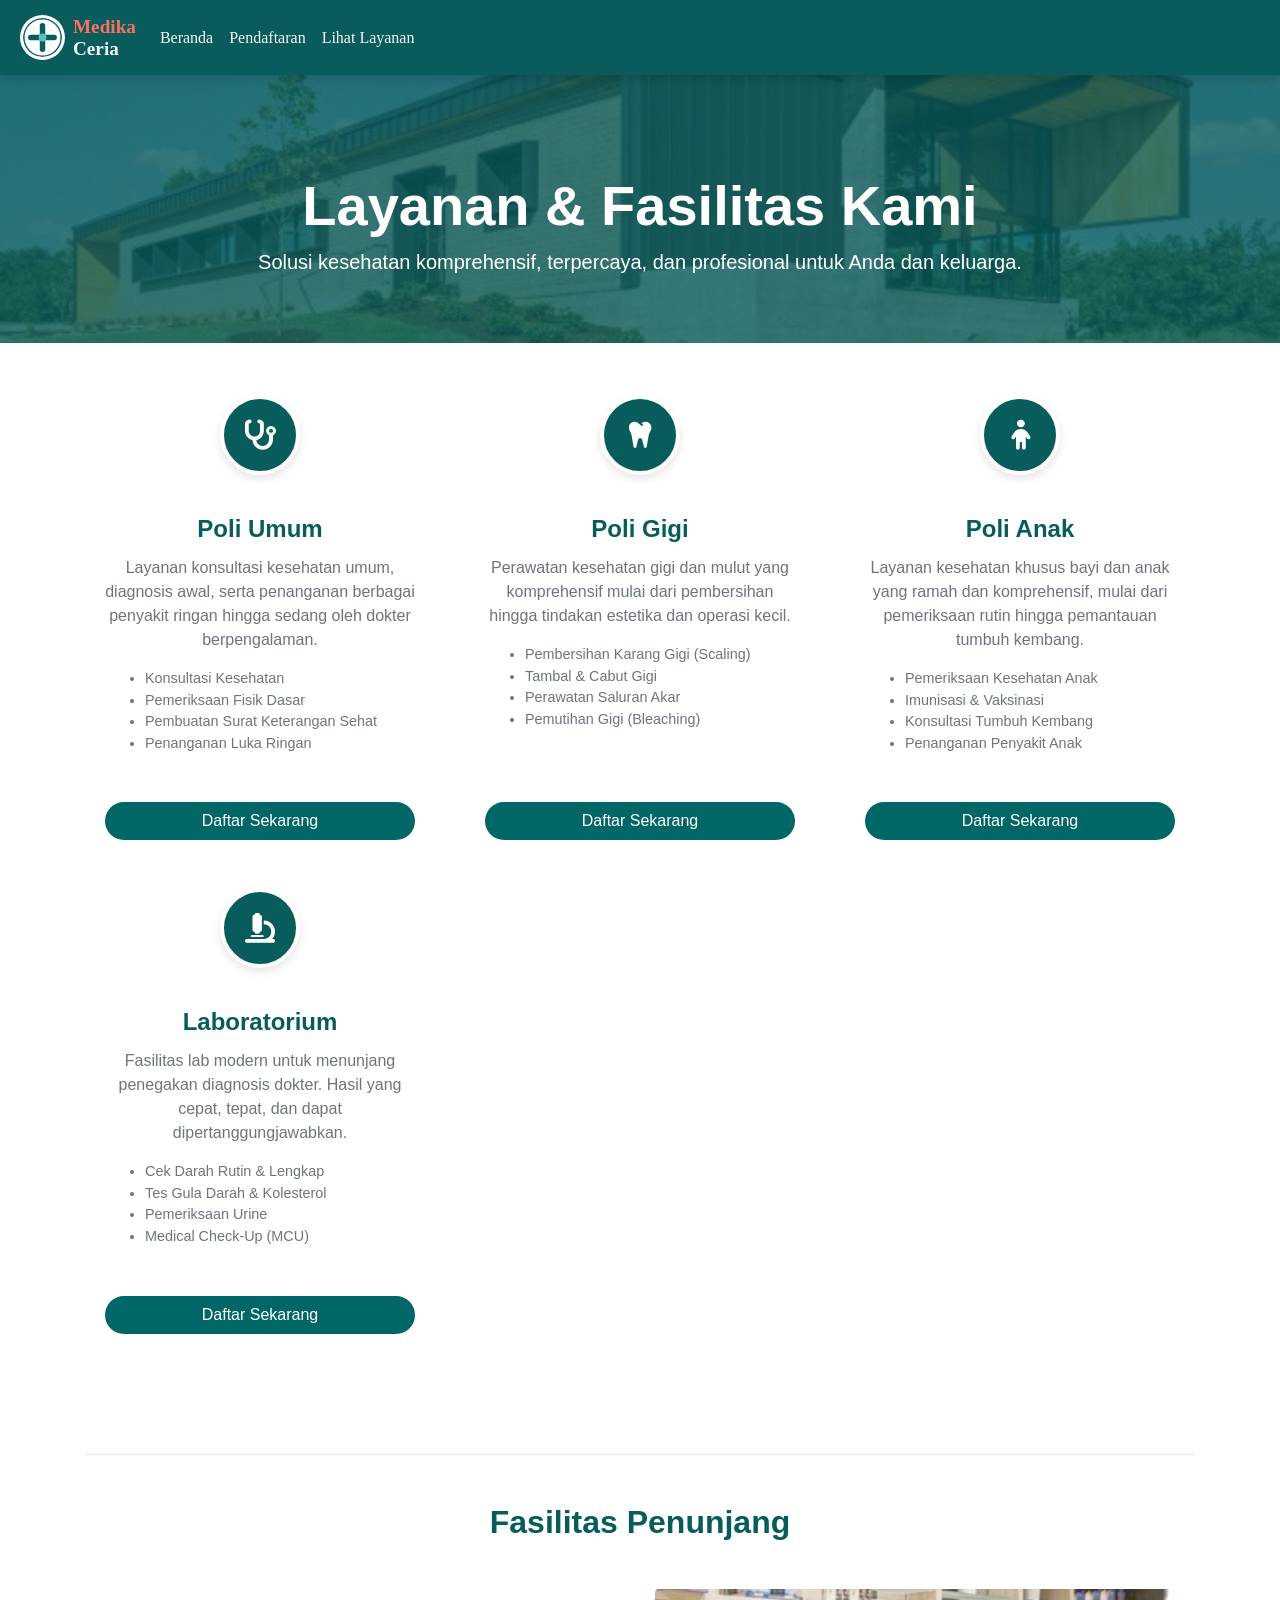
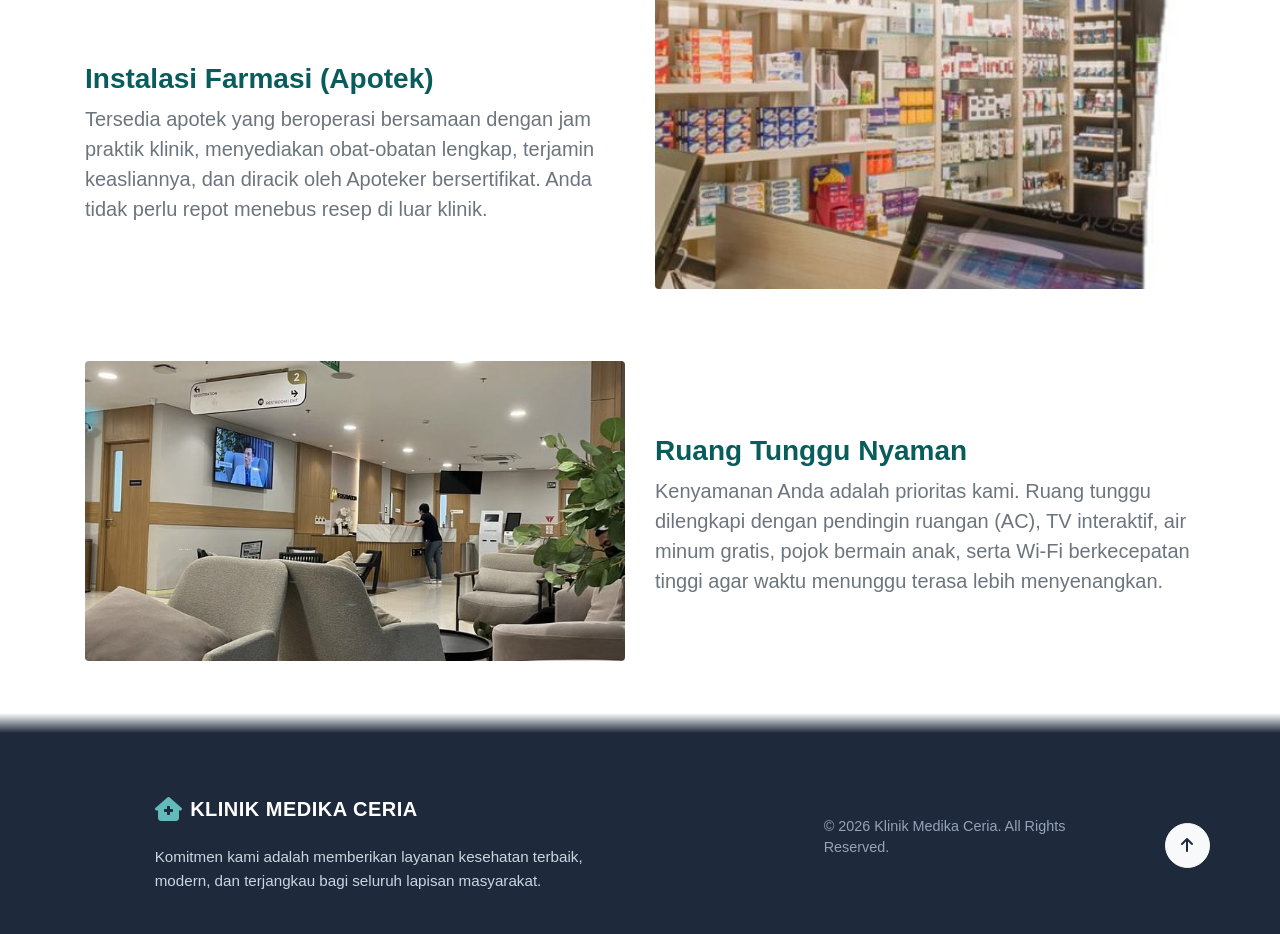
<file: lihatlayanan.html>
<!doctype html>
<html lang="id">
  <head>
    <meta charset="utf-8">
    <meta name="viewport" content="width=device-width, initial-scale=1, shrink-to-fit=no">
    <meta name="description" content="Layanan Medis dan Fasilitas Klinik Medika Ceria">
    <meta name="author" content="">
    <link rel="icon" href="./favicon.ico">

    <title>Lihat Layanan - Klinik Medika Ceria</title>

    <!-- Bootstrap core CSS -->
    <link href="./dist/css/bootstrap.min.css" rel="stylesheet">
    <!-- Load FontAwesome untuk Ikon (jika diperlukan untuk footer/fasilitas) -->
    <link rel="stylesheet" href="https://cdnjs.cloudflare.com/ajax/libs/font-awesome/6.4.0/css/all.min.css">

    <style>
      /* Efek Hover pada Menu Navigasi */
      .navbar-nav .nav-link {
        transition: all 0.3s ease;
        border-radius: 15px;
      }
      .navbar-nav .nav-link:hover {
        background-color: rgba(255, 255, 255, 0.15);
        color: #ffffff !important;
      }
      .navbar.shadow-sm {
        box-shadow: 0 4px 10px rgba(0, 0, 0, 0.15) !important;
      }
      .navbar {
        font-family: 'Georgia', 'times new roman';
      }
      .navbar-brand {
        font-size: 1.3rem;
        font-weight: bold;
      }
      .navbar-nav .nav-link {
        font-size: 1rem;
        font-weight: 500;
      }
      html {
        scroll-behavior: smooth;
      }
      
      /* Tambahan style untuk halaman layanan */
      .service-card {
        transition: transform 0.3s, box-shadow 0.3s;
        border: none;
        border-radius: 15px;
      }
      .service-card:hover {
        transform: translateY(-5px);
        box-shadow: 0 10px 20px rgba(0,0,0,0.15) !important;
      }
      .service-icon-wrapper {
        background-color: #085C5C;
        width: 80px;
        height: 80px;
        border-radius: 50%;
        display: flex;
        align-items: center;
        justify-content: center;
        margin: -40px auto 20px;
        border: 4px solid #fff;
        box-shadow: 0 4px 8px rgba(0,0,0,0.1);
      }
      .service-icon-wrapper i {
        color: #fff;
        font-size: 30px;
      }
      /* Banner Atas */
      .hero-services {
        background: linear-gradient(rgba(8, 92, 92, 0.8), rgba(8, 92, 92, 0.8)), url('/foto/klinik-slide1.jpg') center/cover;
        padding: 100px 0 50px;
        color: white;
        margin-bottom: 60px;
      }
    </style>
  </head>
  <body>

    <header>
      <nav class="navbar navbar-expand-md navbar-dark fixed-top shadow-sm" style="background-color: #085C5C; padding: 10px 20px;">
        <a class="navbar-brand d-flex align-items-center" href="/carousel.html" style="color: #f9f7f7"> 
          <img src="logo-klinik.svg" alt="Logo Klinik Medika Ceria" width="45" height="45" class="mr-2" style="background: white; padding: 3px; border-radius: 50%;">
          <span style="line-height: 1.1; font-weight: bold; font-size: 1.2rem;">
            <span style="color: #FF6F61;">Medika</span><br>
            <span style="color: #f6f7f7;">Ceria</span>
          </span>
        </a>

        <button class="navbar-toggler" type="button" data-toggle="collapse" data-target="#navbarCollapse" aria-controls="navbarCollapse" aria-expanded="false" aria-label="Toggle navigation">
          <span class="navbar-toggler-icon"></span>
        </button>
        <div class="collapse navbar-collapse" id="navbarCollapse">
          <ul class="navbar-nav mr-auto">
            <li class="nav-item">
              <a class="nav-link" href="carousel.html" style="color: #f9f7f7">Beranda</a>
            </li>
            <li class="nav-item">
              <a class="nav-link" href="pendaftaran.html" style="color: #f9f7f7">Pendaftaran</a>
            </li>
            <!-- Navbar active dipindah ke Lihat Layanan -->
            <li class="nav-item active">
              <a class="nav-link" href="lihatlayanan.html" style="color: #f9f7f7">Lihat Layanan <span class="sr-only">(current)</span></a>
            </li>
          </ul>
        </div>
      </nav>
    </header>

    <main role="main">
      
      <!-- Hero Section Layanan -->
      <section class="hero-services text-center mt-5">
        <div class="container mt-4">
          <h1 class="display-4 font-weight-bold">Layanan & Fasilitas Kami</h1>
          <p class="lead">Solusi kesehatan komprehensif, terpercaya, dan profesional untuk Anda dan keluarga.</p>
        </div>
      </section>

      <div class="container mb-5">
        
        <!-- Baris 1: Poli Utama -->
        <div class="row text-center mt-5 pt-3">
          
          <!-- Poli Umum -->
          <div class="col-lg-4 col-md-6 mb-5" id="umum">
            <div class="card h-100 shadow-sm service-card pt-3">
              <div class="service-icon-wrapper">
                <i class="fa-solid fa-stethoscope"></i>
              </div>
              <div class="card-body">
                <h4 class="card-title font-weight-bold" style="color: #085C5C;">Poli Umum</h4>
                <p class="card-text text-muted">Layanan konsultasi kesehatan umum, diagnosis awal, serta penanganan berbagai penyakit ringan hingga sedang oleh dokter berpengalaman.</p>
                <ul class="text-left text-muted" style="font-size: 0.9rem;">
                  <li>Konsultasi Kesehatan</li>
                  <li>Pemeriksaan Fisik Dasar</li>
                  <li>Pembuatan Surat Keterangan Sehat</li>
                  <li>Penanganan Luka Ringan</li>
                </ul>
              </div>
              <div class="card-footer bg-white border-0 pb-4">
                <a href="pendaftaran.html" class="btn text-white w-100" style="background-color: #006666; border-radius: 20px;">Daftar Sekarang</a>
              </div>
            </div>
          </div>

          <!-- Poli Gigi -->
          <div class="col-lg-4 col-md-6 mb-5" id="gigi">
            <div class="card h-100 shadow-sm service-card pt-3">
              <div class="service-icon-wrapper">
                <i class="fa-solid fa-tooth"></i>
              </div>
              <div class="card-body">
                <h4 class="card-title font-weight-bold" style="color: #085C5C;">Poli Gigi</h4>
                <p class="card-text text-muted">Perawatan kesehatan gigi dan mulut yang komprehensif mulai dari pembersihan hingga tindakan estetika dan operasi kecil.</p>
                <ul class="text-left text-muted" style="font-size: 0.9rem;">
                  <li>Pembersihan Karang Gigi (Scaling)</li>
                  <li>Tambal & Cabut Gigi</li>
                  <li>Perawatan Saluran Akar</li>
                  <li>Pemutihan Gigi (Bleaching)</li>
                </ul>
              </div>
              <div class="card-footer bg-white border-0 pb-4">
                <a href="pendaftaran.html" class="btn text-white w-100" style="background-color: #006666; border-radius: 20px;">Daftar Sekarang</a>
              </div>
            </div>
          </div>

          
          <!-- Poli Anak -->
          <div class="col-lg-4 col-md-6 mb-5" id="anak">
            <div class="card h-100 shadow-sm service-card pt-3">
              <div class="service-icon-wrapper">
                <i class="fa-solid fa-child"></i>
              </div>
              <div class="card-body">
                <h4 class="card-title font-weight-bold" style="color: #085C5C;">Poli Anak</h4>
                <p class="card-text text-muted">Layanan kesehatan khusus bayi dan anak yang ramah dan komprehensif, mulai dari pemeriksaan rutin hingga pemantauan tumbuh kembang.</p>
                <ul class="text-left text-muted" style="font-size: 0.9rem;">
                  <li>Pemeriksaan Kesehatan Anak</li>
                  <li>Imunisasi & Vaksinasi</li>
                  <li>Konsultasi Tumbuh Kembang</li>
                  <li>Penanganan Penyakit Anak</li>
                </ul>
              </div>
              <div class="card-footer bg-white border-0 pb-4">
                <a href="pendaftaran.html" class="btn text-white w-100" style="background-color: #006666; border-radius: 20px;">Daftar Sekarang</a>
              </div>
            </div>
          </div>

          <!-- Laboratorium -->
          <div class="col-lg-4 col-md-6 mb-5" id="lab">
            <div class="card h-100 shadow-sm service-card pt-3">
              <div class="service-icon-wrapper">
                <i class="fa-solid fa-microscope"></i>
              </div>
              <div class="card-body">
                <h4 class="card-title font-weight-bold" style="color: #085C5C;">Laboratorium</h4>
                <p class="card-text text-muted">Fasilitas lab modern untuk menunjang penegakan diagnosis dokter. Hasil yang cepat, tepat, dan dapat dipertanggungjawabkan.</p>
                <ul class="text-left text-muted" style="font-size: 0.9rem;">
                  <li>Cek Darah Rutin & Lengkap</li>
                  <li>Tes Gula Darah & Kolesterol</li>
                  <li>Pemeriksaan Urine</li>
                  <li>Medical Check-Up (MCU)</li>
                </ul>
              </div>
              <div class="card-footer bg-white border-0 pb-4">
                <a href="pendaftaran.html" class="btn text-white w-100" style="background-color: #006666; border-radius: 20px;">Daftar Sekarang</a>
              </div>
            </div>
          </div>

        </div> <!-- End Row 1 -->

        <!-- Baris 2: Fasilitas Tambahan -->
        <hr class="featurette-divider my-5">
        
        <h2 class="text-center font-weight-bold mb-5" style="color: #085C5C;">Fasilitas Penunjang</h2>

        <div class="row align-items-center mb-5">
          <div class="col-md-6 order-md-2 mb-4">
            <img class="img-fluid rounded shadow" src="foto/apoteker.jpg" alt="Fasilitas Apotek" style="height: 300px; width: 100%; object-fit: cover;">
          </div>
          <div class="col-md-6 order-md-1">
            <h3 class="font-weight-bold" style="color: #085C5C;">Instalasi Farmasi (Apotek)</h3>
            <p class="lead text-muted">Tersedia apotek yang beroperasi bersamaan dengan jam praktik klinik, menyediakan obat-obatan lengkap, terjamin keasliannya, dan diracik oleh Apoteker bersertifikat. Anda tidak perlu repot menebus resep di luar klinik.</p>
          </div>
        </div>

        <div class="row align-items-center mb-5">
          <div class="col-md-6 mb-4">
            <img class="img-fluid rounded shadow" src="foto/ruang-tunggu.jpg" alt="Ruang Tunggu" style="height: 300px; width: 100%; object-fit: cover;">
          </div>
          <div class="col-md-6">
            <h3 class="font-weight-bold" style="color: #085C5C;">Ruang Tunggu Nyaman</h3>
            <p class="lead text-muted">Kenyamanan Anda adalah prioritas kami. Ruang tunggu dilengkapi dengan pendingin ruangan (AC), TV interaktif, air minum gratis, pojok bermain anak, serta Wi-Fi berkecepatan tinggi agar waktu menunggu terasa lebih menyenangkan.</p>
          </div>
        </div>

      </div><!-- /.container -->

    </main>

    <!-- FOOTER KLINIK MEDIKA CERIA (Sama persis dengan index.html) -->
    <footer class="text-white pt-5 pb-4" style="background-color: #1e293b; position: relative;">
      <!-- Efek Bayangan / Gradasi Atas -->
      <div style="position: absolute; top: -20px; left: 0; width: 100%; height: 20px; background: linear-gradient(to bottom, transparent, #1e293b);"></div>

      <div class="container text-left text-md-left">
        <div class="row text-left text-md-left">

          <!-- Kolom 1: Profil / Deskripsi Klinik -->
          <div class="col-md-5 col-lg-5 col-xl-5 mx-auto mt-3">
            <h5 class="text-uppercase mb-4 font-weight-bold d-flex align-items-center" style="letter-spacing: 0.5px;">
              <i class="fa-solid fa-house-medical mr-2" style="color: #63baba; font-size: 1.5rem;"></i>
              Klinik Medika Ceria
            </h5>
            <p style="color: #cbd5e1; line-height: 1.6; font-size: 0.95rem;">
              Komitmen kami adalah memberikan layanan kesehatan terbaik, modern, dan terjangkau bagi seluruh lapisan masyarakat.
            </p>
          </div>


        <hr class="mb-4" style="border-top: 1px solid #334155;">

        <!-- Bagian Hak Cipta & Tombol Kembali ke Atas -->
        <div class="row align-items-center">
          <div class="col-md-7 col-lg-8">
            <p style="color: #94a3b8; font-size: 0.9rem;">
              &copy; 2026 Klinik Medika Ceria. All Rights Reserved.
            </p>
          </div>
          
          <!-- Tombol Panah (Scroll ke Atas) -->
          <div class="col-4 col-md-4 text-right">
    <a href="#" class="btn btn-light rounded-circle shadow d-inline-flex align-items-center justify-content-center" style="width: 45px; height: 45px;">
      <i class="fa-solid fa-arrow-up" style="color: #1e293b;"></i>
    </a>
  </div>
</div>

      </div>
    </footer>

    <!-- Bootstrap core JavaScript -->
    <script src="https://code.jquery.com/jquery-3.2.1.slim.min.js" integrity="sha384-KJ3o2DKtIkvYIK3UENzmM7KCkRr/rE9/Qpg6aAZGJwFDMVNA/GpGFF93hXpG5KkN" crossorigin="anonymous"></script>
    <script>window.jQuery || document.write('<script src="./assets/js/vendor/jquery-slim.min.js"><\/script>')</script>
    <script src="./assets/js/vendor/popper.min.js"></script>
    <script src="./dist/js/bootstrap.min.js"></script>
  </body>
</html>
</file>
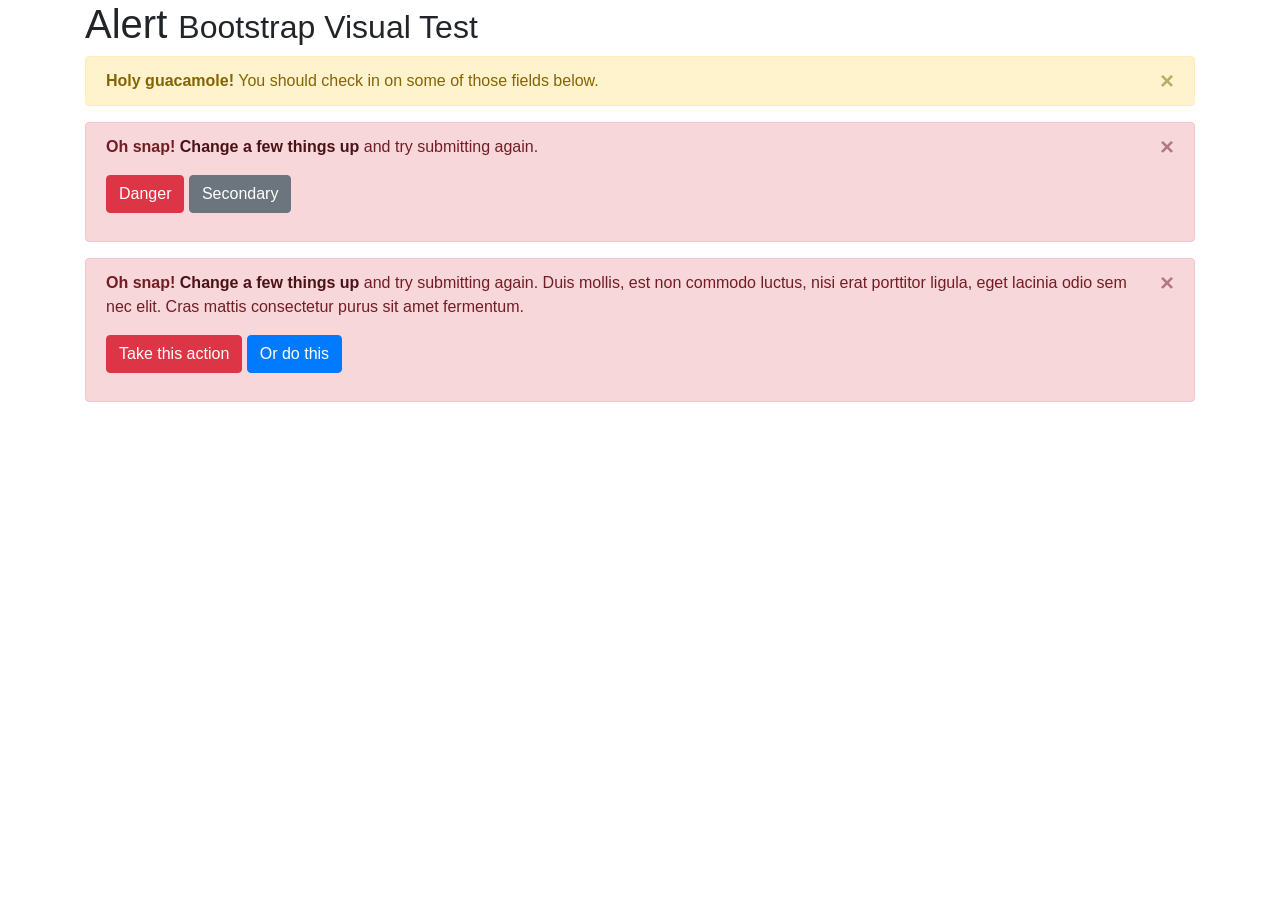
<file: js/tests/visual/alert.html>
<!doctype html>
<html lang="en">
  <head>
    <meta charset="utf-8">
    <meta name="viewport" content="width=device-width, initial-scale=1, shrink-to-fit=no">
    <link rel="stylesheet" href="../../../dist/css/bootstrap.min.css">
    <title>Alert</title>
  </head>
  <body>
    <div class="container">
      <h1>Alert <small>Bootstrap Visual Test</small></h1>

      <div class="alert alert-warning alert-dismissible fade show" role="alert">
        <button type="button" class="close" data-dismiss="alert" aria-label="Close">
          <span aria-hidden="true">&times;</span>
        </button>
        <strong>Holy guacamole!</strong> You should check in on some of those fields below.
      </div>

      <div class="alert alert-danger alert-dismissible fade show" role="alert">
        <button type="button" class="close" data-dismiss="alert" aria-label="Close">
          <span aria-hidden="true">&times;</span>
        </button>
        <p>
          <strong>Oh snap!</strong> <a href="#" class="alert-link">Change a few things up</a> and try submitting again.
        </p>
        <p>
          <button type="button" class="btn btn-danger">Danger</button>
          <button type="button" class="btn btn-secondary">Secondary</button>
        </p>
      </div>

      <div class="alert alert-danger alert-dismissible fade show" role="alert">
        <button type="button" class="close" data-dismiss="alert" aria-label="Close">
          <span aria-hidden="true">&times;</span>
        </button>
        <p>
          <strong>Oh snap!</strong> <a href="#" class="alert-link">Change a few things up</a> and try submitting again. Duis mollis, est non commodo luctus, nisi erat porttitor ligula, eget lacinia odio sem nec elit. Cras mattis consectetur purus sit amet fermentum.
        </p>
        <p>
          <button type="button" class="btn btn-danger">Take this action</button>
          <button type="button" class="btn btn-primary">Or do this</button>
        </p>
      </div>
    </div>

    <script src="../../../assets/js/vendor/jquery-slim.min.js"></script>
    <script src="../../dist/util.js"></script>
    <script src="../../dist/alert.js"></script>
  </body>
</html>
</file>
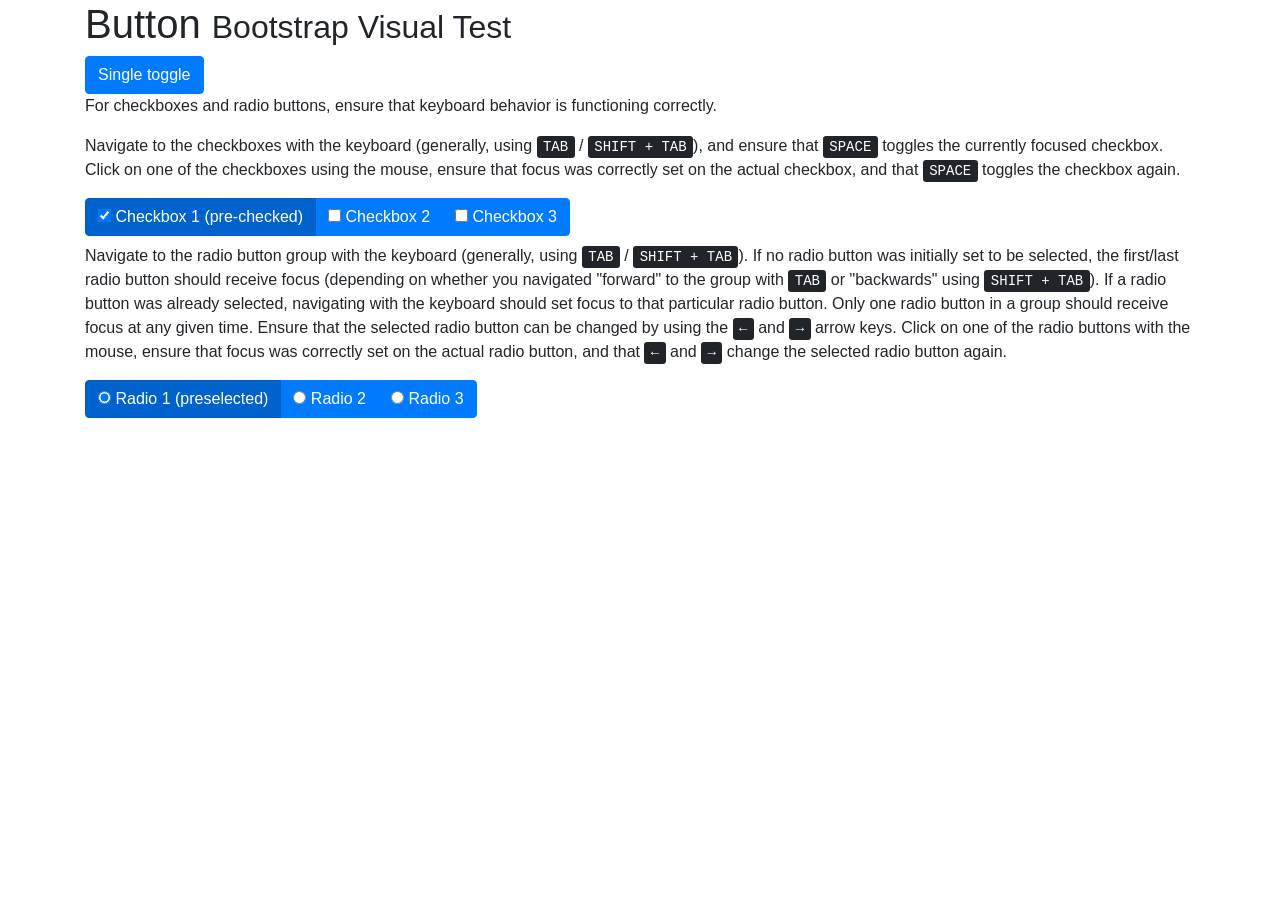
<file: js/tests/visual/button.html>
<!doctype html>
<html lang="en">
  <head>
    <meta charset="utf-8">
    <meta name="viewport" content="width=device-width, initial-scale=1, shrink-to-fit=no">
    <link rel="stylesheet" href="../../../dist/css/bootstrap.min.css">
    <title>Button</title>
  </head>
  <body>
    <div class="container">
      <h1>Button <small>Bootstrap Visual Test</small></h1>

      <button type="button" class="btn btn-primary" data-toggle="button" aria-pressed="false" autocomplete="off">
        Single toggle
      </button>

      <p>For checkboxes and radio buttons, ensure that keyboard behavior is functioning correctly.</p>
      <p>Navigate to the checkboxes with the keyboard (generally, using <kbd>TAB</kbd> / <kbd>SHIFT + TAB</kbd>), and ensure that <kbd>SPACE</kbd> toggles the currently focused checkbox. Click on one of the checkboxes using the mouse, ensure that focus was correctly set on the actual checkbox, and that <kbd>SPACE</kbd> toggles the checkbox again.</p>

      <div class="btn-group" data-toggle="buttons">
        <label class="btn btn-primary active">
          <input type="checkbox" checked autocomplete="off"> Checkbox 1 (pre-checked)
        </label>
        <label class="btn btn-primary">
          <input type="checkbox" autocomplete="off"> Checkbox 2
        </label>
        <label class="btn btn-primary">
          <input type="checkbox" autocomplete="off"> Checkbox 3
        </label>
      </div>

      <p>Navigate to the radio button group with the keyboard (generally, using <kbd>TAB</kbd> / <kbd>SHIFT + TAB</kbd>). If no radio button was initially set to be selected, the first/last radio button should receive focus (depending on whether you navigated "forward" to the group with <kbd>TAB</kbd> or "backwards" using <kbd>SHIFT + TAB</kbd>). If a radio button was already selected, navigating with the keyboard should set focus to that particular radio button. Only one radio button in a group should receive focus at any given time.  Ensure that the selected radio button can be changed by using the <kbd>←</kbd> and <kbd>→</kbd> arrow keys. Click on one of the radio buttons with the mouse,  ensure that focus was correctly set on the actual radio button, and that <kbd>←</kbd> and <kbd>→</kbd> change the selected radio button again.</p>

      <div class="btn-group" data-toggle="buttons">
        <label class="btn btn-primary active">
          <input type="radio" name="options" id="option1" autocomplete="off" checked> Radio 1 (preselected)
        </label>
        <label class="btn btn-primary">
          <input type="radio" name="options" id="option2" autocomplete="off"> Radio 2
        </label>
        <label class="btn btn-primary">
          <input type="radio" name="options" id="option3" autocomplete="off"> Radio 3
        </label>
      </div>
    </div>

    <script src="../../../assets/js/vendor/jquery-slim.min.js"></script>
    <script src="../../dist/util.js"></script>
    <script src="../../dist/button.js"></script>
  </body>
</html>
</file>
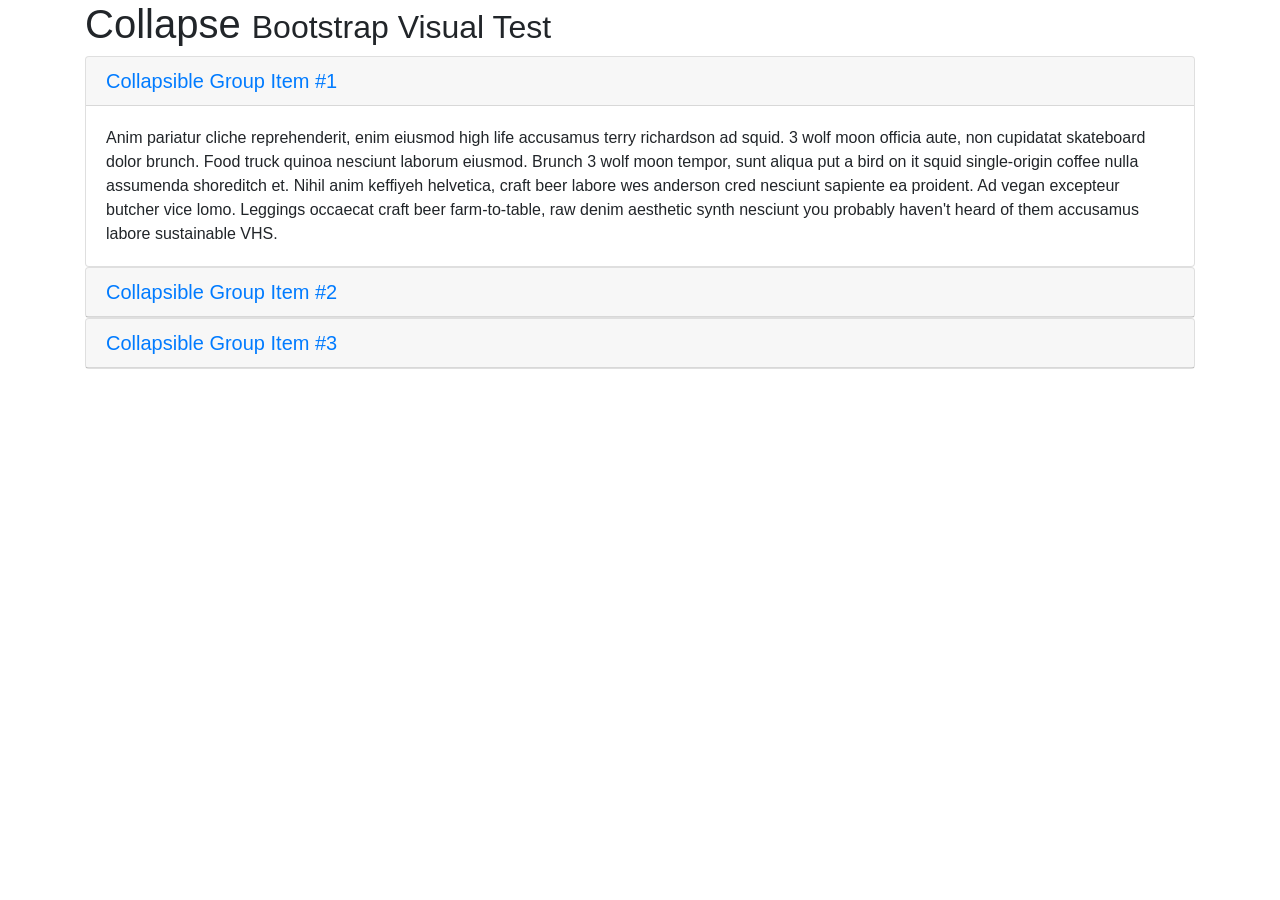
<file: js/tests/visual/collapse.html>
<!doctype html>
<html lang="en">
  <head>
    <meta charset="utf-8">
    <meta name="viewport" content="width=device-width, initial-scale=1, shrink-to-fit=no">
    <link rel="stylesheet" href="../../../dist/css/bootstrap.min.css">
    <title>Collapse</title>
  </head>
  <body>
    <div class="container">
      <h1>Collapse <small>Bootstrap Visual Test</small></h1>

      <div id="accordion" role="tablist">
        <div class="card">
          <div class="card-header" role="tab" id="headingOne">
            <h5 class="mb-0">
              <a data-toggle="collapse" href="#collapseOne" aria-expanded="true" aria-controls="collapseOne">
                Collapsible Group Item #1
              </a>
            </h5>
          </div>

          <div id="collapseOne" class="collapse show" data-parent="#accordion" role="tabpanel" aria-labelledby="headingOne">
            <div class="card-body">
              Anim pariatur cliche reprehenderit, enim eiusmod high life accusamus terry richardson ad squid. 3 wolf moon officia aute, non cupidatat skateboard dolor brunch. Food truck quinoa nesciunt laborum eiusmod. Brunch 3 wolf moon tempor, sunt aliqua put a bird on it squid single-origin coffee nulla assumenda shoreditch et. Nihil anim keffiyeh helvetica, craft beer labore wes anderson cred nesciunt sapiente ea proident. Ad vegan excepteur butcher vice lomo. Leggings occaecat craft beer farm-to-table, raw denim aesthetic synth nesciunt you probably haven't heard of them accusamus labore sustainable VHS.
            </div>
          </div>
        </div>
        <div class="card">
          <div class="card-header" role="tab" id="headingTwo">
            <h5 class="mb-0">
              <a class="collapsed" data-toggle="collapse" href="#collapseTwo" aria-expanded="false" aria-controls="collapseTwo">
                Collapsible Group Item #2
              </a>
            </h5>
          </div>
          <div id="collapseTwo" class="collapse" data-parent="#accordion" role="tabpanel" aria-labelledby="headingTwo">
            <div class="card-body">
              Anim pariatur cliche reprehenderit, enim eiusmod high life accusamus terry richardson ad squid. 3 wolf moon officia aute, non cupidatat skateboard dolor brunch. Food truck quinoa nesciunt laborum eiusmod. Brunch 3 wolf moon tempor, sunt aliqua put a bird on it squid single-origin coffee nulla assumenda shoreditch et. Nihil anim keffiyeh helvetica, craft beer labore wes anderson cred nesciunt sapiente ea proident. Ad vegan excepteur butcher vice lomo. Leggings occaecat craft beer farm-to-table, raw denim aesthetic synth nesciunt you probably haven't heard of them accusamus labore sustainable VHS.
            </div>
          </div>
        </div>
        <div class="card">
          <div class="card-header" role="tab" id="headingThree">
            <h5 class="mb-0">
              <a class="collapsed" data-toggle="collapse" href="#collapseThree" aria-expanded="false" aria-controls="collapseThree">
                Collapsible Group Item #3
              </a>
            </h5>
          </div>
          <div id="collapseThree" class="collapse" data-parent="#accordion" role="tabpanel" aria-labelledby="headingThree">
            <div class="card-body">
              Anim pariatur cliche reprehenderit, enim eiusmod high life accusamus terry richardson ad squid. 3 wolf moon officia aute, non cupidatat skateboard dolor brunch. Food truck quinoa nesciunt laborum eiusmod. Brunch 3 wolf moon tempor, sunt aliqua put a bird on it squid single-origin coffee nulla assumenda shoreditch et. Nihil anim keffiyeh helvetica, craft beer labore wes anderson cred nesciunt sapiente ea proident. Ad vegan excepteur butcher vice lomo. Leggings occaecat craft beer farm-to-table, raw denim aesthetic synth nesciunt you probably haven't heard of them accusamus labore sustainable VHS.
            </div>
          </div>
        </div>
      </div>
    </div>

    <script src="../../../assets/js/vendor/jquery-slim.min.js"></script>
    <script src="../../dist/util.js"></script>
    <script src="../../dist/collapse.js"></script>
  </body>
</html>
</file>
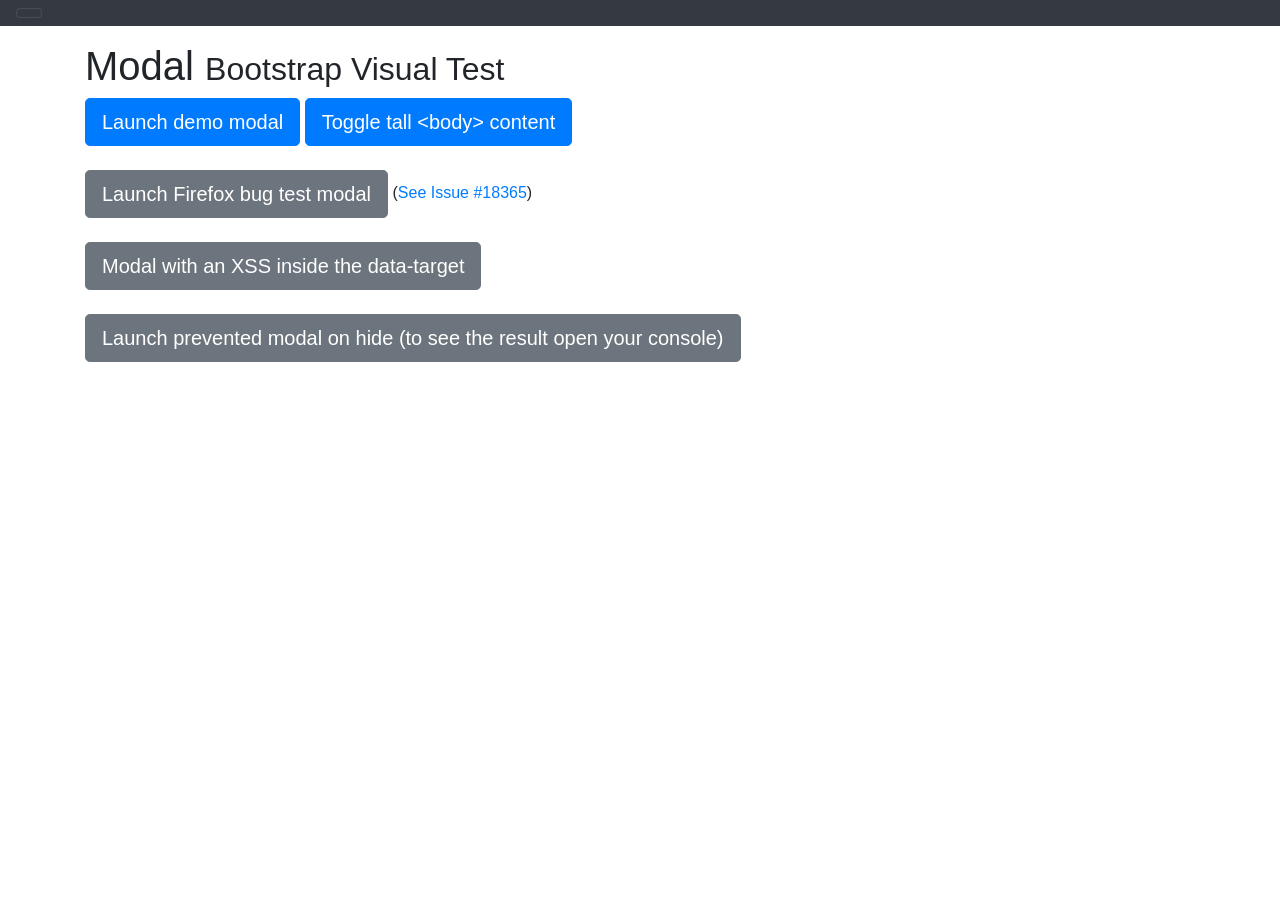
<file: js/tests/visual/modal.html>
<!doctype html>
<html lang="en">
  <head>
    <meta charset="utf-8">
    <meta name="viewport" content="width=device-width, initial-scale=1, shrink-to-fit=no">
    <link rel="stylesheet" href="../../../dist/css/bootstrap.min.css">
    <title>Modal</title>
    <style>
      #tall {
        height: 1500px;
        width: 100px;
      }
    </style>
  </head>
  <body>
    <nav class="navbar navbar-full navbar-dark bg-dark">
      <button class="navbar-toggler hidden-lg-up" type="button" data-toggle="collapse" data-target="#navbarResponsive" aria-controls="navbarResponsive" aria-expanded="false" aria-label="Toggle navigation"></button>
      <div class="collapse navbar-expand-md" id="navbarResponsive">
        <a class="navbar-brand" href="#">This shouldn't jump!</a>
        <ul class="navbar-nav">
          <li class="nav-item active">
            <a class="nav-link" href="#">Home <span class="sr-only">(current)</span></a>
          </li>
          <li class="nav-item">
            <a class="nav-link" href="#">Link</a>
          </li>
          <li class="nav-item">
            <a class="nav-link" href="#">Link</a>
          </li>
        </ul>
      </div>
    </nav>

    <div class="container mt-3">
      <h1>Modal <small>Bootstrap Visual Test</small></h1>

      <div class="modal fade" id="myModal" tabindex="-1" role="dialog" aria-labelledby="myModalLabel" aria-hidden="true">
        <div class="modal-dialog" role="document">
          <div class="modal-content">
            <div class="modal-header">
              <button type="button" class="close" data-dismiss="modal" aria-label="Close">
                <span aria-hidden="true">&times;</span>
              </button>
              <h4 class="modal-title" id="myModalLabel">Modal title</h4>
            </div>
            <div class="modal-body">
              <h4>Text in a modal</h4>
              <p>Duis mollis, est non commodo luctus, nisi erat porttitor ligula.</p>

              <h4>Popover in a modal</h4>
              <p>This <button type="button" class="btn btn-primary" data-toggle="popover" data-placement="left" title="Popover title" data-content="And here's some amazing content. It's very engaging. Right?">button</button> should trigger a popover on click.</p>


              <h4>Tooltips in a modal</h4>
              <p><a href="#" data-toggle="tooltip" data-placement="top" title="Tooltip on top">This link</a> and <a href="#" data-toggle="tooltip" data-placement="bottom" title="Tooltip on bottom">that link</a> should have tooltips on hover.</p>

              <div id="accordion" role="tablist">
                <div class="card">
                  <div class="card-header" role="tab" id="headingOne">
                    <h5 class="mb-0">
                      <a data-toggle="collapse" data-parent="#accordion" href="#collapseOne" aria-expanded="true" aria-controls="collapseOne">
                        Collapsible Group Item #1
                      </a>
                    </h5>
                  </div>

                  <div id="collapseOne" class="collapse show" role="tabpanel" aria-labelledby="headingOne">
                    <div class="card-body">
                      Anim pariatur cliche reprehenderit, enim eiusmod high life accusamus terry richardson ad squid. 3 wolf moon officia aute, non cupidatat skateboard dolor brunch. Food truck quinoa nesciunt laborum eiusmod. Brunch 3 wolf moon tempor, sunt aliqua put a bird on it squid single-origin coffee nulla assumenda shoreditch et. Nihil anim keffiyeh helvetica, craft beer labore wes anderson cred nesciunt sapiente ea proident. Ad vegan excepteur butcher vice lomo. Leggings occaecat craft beer farm-to-table, raw denim aesthetic synth nesciunt you probably haven't heard of them accusamus labore sustainable VHS.
                    </div>
                  </div>
                </div>
                <div class="card">
                  <div class="card-header" role="tab" id="headingTwo">
                    <h5 class="mb-0">
                      <a class="collapsed" data-toggle="collapse" data-parent="#accordion" href="#collapseTwo" aria-expanded="false" aria-controls="collapseTwo">
                        Collapsible Group Item #2
                      </a>
                    </h5>
                  </div>
                  <div id="collapseTwo" class="collapse" role="tabpanel" aria-labelledby="headingTwo">
                    <div class="card-body">
                      Anim pariatur cliche reprehenderit, enim eiusmod high life accusamus terry richardson ad squid. 3 wolf moon officia aute, non cupidatat skateboard dolor brunch. Food truck quinoa nesciunt laborum eiusmod. Brunch 3 wolf moon tempor, sunt aliqua put a bird on it squid single-origin coffee nulla assumenda shoreditch et. Nihil anim keffiyeh helvetica, craft beer labore wes anderson cred nesciunt sapiente ea proident. Ad vegan excepteur butcher vice lomo. Leggings occaecat craft beer farm-to-table, raw denim aesthetic synth nesciunt you probably haven't heard of them accusamus labore sustainable VHS.
                    </div>
                  </div>
                </div>
                <div class="card">
                  <div class="card-header" role="tab" id="headingThree">
                    <h5 class="mb-0">
                      <a class="collapsed" data-toggle="collapse" data-parent="#accordion" href="#collapseThree" aria-expanded="false" aria-controls="collapseThree">
                        Collapsible Group Item #3
                      </a>
                    </h5>
                  </div>
                  <div id="collapseThree" class="collapse" role="tabpanel" aria-labelledby="headingThree">
                    <div class="card-body">
                      Anim pariatur cliche reprehenderit, enim eiusmod high life accusamus terry richardson ad squid. 3 wolf moon officia aute, non cupidatat skateboard dolor brunch. Food truck quinoa nesciunt laborum eiusmod. Brunch 3 wolf moon tempor, sunt aliqua put a bird on it squid single-origin coffee nulla assumenda shoreditch et. Nihil anim keffiyeh helvetica, craft beer labore wes anderson cred nesciunt sapiente ea proident. Ad vegan excepteur butcher vice lomo. Leggings occaecat craft beer farm-to-table, raw denim aesthetic synth nesciunt you probably haven't heard of them accusamus labore sustainable VHS.
                    </div>
                  </div>
                </div>
              </div>

              <hr>

              <h4>Overflowing text to show scroll behavior</h4>
              <p>Cras mattis consectetur purus sit amet fermentum. Cras justo odio, dapibus ac facilisis in, egestas eget quam. Morbi leo risus, porta ac consectetur ac, vestibulum at eros.</p>
              <p>Praesent commodo cursus magna, vel scelerisque nisl consectetur et. Vivamus sagittis lacus vel augue laoreet rutrum faucibus dolor auctor.</p>
              <p>Aenean lacinia bibendum nulla sed consectetur. Praesent commodo cursus magna, vel scelerisque nisl consectetur et. Donec sed odio dui. Donec ullamcorper nulla non metus auctor fringilla.</p>
              <p>Cras mattis consectetur purus sit amet fermentum. Cras justo odio, dapibus ac facilisis in, egestas eget quam. Morbi leo risus, porta ac consectetur ac, vestibulum at eros.</p>
              <p>Praesent commodo cursus magna, vel scelerisque nisl consectetur et. Vivamus sagittis lacus vel augue laoreet rutrum faucibus dolor auctor.</p>
              <p>Aenean lacinia bibendum nulla sed consectetur. Praesent commodo cursus magna, vel scelerisque nisl consectetur et. Donec sed odio dui. Donec ullamcorper nulla non metus auctor fringilla.</p>
              <p>Cras mattis consectetur purus sit amet fermentum. Cras justo odio, dapibus ac facilisis in, egestas eget quam. Morbi leo risus, porta ac consectetur ac, vestibulum at eros.</p>
              <p>Praesent commodo cursus magna, vel scelerisque nisl consectetur et. Vivamus sagittis lacus vel augue laoreet rutrum faucibus dolor auctor.</p>
              <p>Aenean lacinia bibendum nulla sed consectetur. Praesent commodo cursus magna, vel scelerisque nisl consectetur et. Donec sed odio dui. Donec ullamcorper nulla non metus auctor fringilla.</p>
            </div>
            <div class="modal-footer">
              <button type="button" class="btn btn-secondary" data-dismiss="modal">Close</button>
              <button type="button" class="btn btn-primary">Save changes</button>
            </div>
          </div>
        </div>
      </div>

      <div class="modal fade" id="firefoxModal" tabindex="-1" role="dialog" aria-labelledby="firefoxModalLabel" aria-hidden="true">
        <div class="modal-dialog" role="document">
          <div class="modal-content">
            <div class="modal-header">
              <button type="button" class="close" data-dismiss="modal" aria-label="Close">
                <span aria-hidden="true">&times;</span>
              </button>
              <h4 class="modal-title" id="firefoxModalLabel">Firefox Bug Test</h4>
            </div>
            <div class="modal-body">
              <ol>
                <li>Ensure you're using Firefox.</li>
                <li>Open a new tab and then switch back to this tab.</li>
                <li>Click into this input: <input type="text" id="ff-bug-input"></li>
                <li>Switch to the other tab and then back to this tab.</li>
              </ol>
              <p>Test result: <strong id="ff-bug-test-result"></strong></p>
            </div>
            <div class="modal-footer">
              <button type="button" class="btn btn-secondary" data-dismiss="modal">Close</button>
              <button type="button" class="btn btn-primary">Save changes</button>
            </div>
          </div>
        </div>
      </div>

      <button type="button" class="btn btn-primary btn-lg" data-toggle="modal" data-target="#myModal">
        Launch demo modal
      </button>

      <button type="button" class="btn btn-primary btn-lg" id="tall-toggle">
        Toggle tall &lt;body&gt; content
      </button>

      <br><br>

      <button type="button" class="btn btn-secondary btn-lg" data-toggle="modal" data-target="#firefoxModal">
        Launch Firefox bug test modal
      </button>
      (<a href="https://github.com/twbs/bootstrap/issues/18365">See Issue #18365</a>)

      <br><br>

      <div class="bg-dark text-white p-2" id="tall" style="display: none;">
        Tall body content to force the page to have a scrollbar.
      </div>

      <button type="button" class="btn btn-secondary btn-lg" data-toggle="modal" data-target="&#x3C;div class=&#x22;modal fade the-bad&#x22; tabindex=&#x22;-1&#x22; role=&#x22;dialog&#x22;&#x3E;&#x3C;div class=&#x22;modal-dialog&#x22; role=&#x22;document&#x22;&#x3E;&#x3C;div class=&#x22;modal-content&#x22;&#x3E;&#x3C;div class=&#x22;modal-header&#x22;&#x3E;&#x3C;button type=&#x22;button&#x22; class=&#x22;close&#x22; data-dismiss=&#x22;modal&#x22; aria-label=&#x22;Close&#x22;&#x3E;&#x3C;span aria-hidden=&#x22;true&#x22;&#x3E;&#x26;times;&#x3C;/span&#x3E;&#x3C;/button&#x3E;&#x3C;h4 class=&#x22;modal-title&#x22;&#x3E;The Bad Modal&#x3C;/h4&#x3E;&#x3C;/div&#x3E;&#x3C;div class=&#x22;modal-body&#x22;&#x3E;This modal&#x27;s HTTML source code is declared inline, inside the data-target attribute of it&#x27;s show-button&#x3C;/div&#x3E;&#x3C;/div&#x3E;&#x3C;/div&#x3E;&#x3C;/div&#x3E;">
        Modal with an XSS inside the data-target
      </button>

      <br><br>

      <button type="button" class="btn btn-secondary btn-lg" id="btnPreventModal">
        Launch prevented modal on hide (to see the result open your console)
      </button>
    </div>

    <script src="../../../assets/js/vendor/jquery-slim.min.js"></script>
    <script src="../../../assets/js/vendor/popper.min.js"></script>
    <script src="../../dist/util.js"></script>
    <script src="../../dist/modal.js"></script>
    <script src="../../dist/collapse.js"></script>
    <script src="../../dist/tooltip.js"></script>
    <script src="../../dist/popover.js"></script>

    <script>
      var firefoxTestDone = false
      function reportFirefoxTestResult(result) {
        if (!firefoxTestDone) {
          $('#ff-bug-test-result')
            .addClass(result ? 'text-success' : 'text-danger')
            .text(result ? 'PASS' : 'FAIL')
        }
      }

      $(function () {
        $('[data-toggle="popover"]').popover()
        $('[data-toggle="tooltip"]').tooltip()

        $('#tall-toggle').click(function () {
          $('#tall').toggle()
        })

        $('#ff-bug-input').one('focus', function () {
          $('#firefoxModal').on('focus', reportFirefoxTestResult.bind(false))
          $('#ff-bug-input').on('focus', reportFirefoxTestResult.bind(true))
        })

        $('#btnPreventModal').on('click', function () {
          $('#firefoxModal').one('shown.bs.modal', function () {
            $(this).modal('hide')
          })
          .one('hide.bs.modal', function (event) {
            event.preventDefault()
            if ($(this).data('bs.modal')._isTransitioning) {
              console.error('Modal plugin should not set _isTransitioning when hide event is prevented')
            } else {
              console.log('Test passed')
              $(this).modal('hide') // work as expected
            }
          })
          .modal('show')
        })
      })
    </script>
  </body>
</html>
</file>
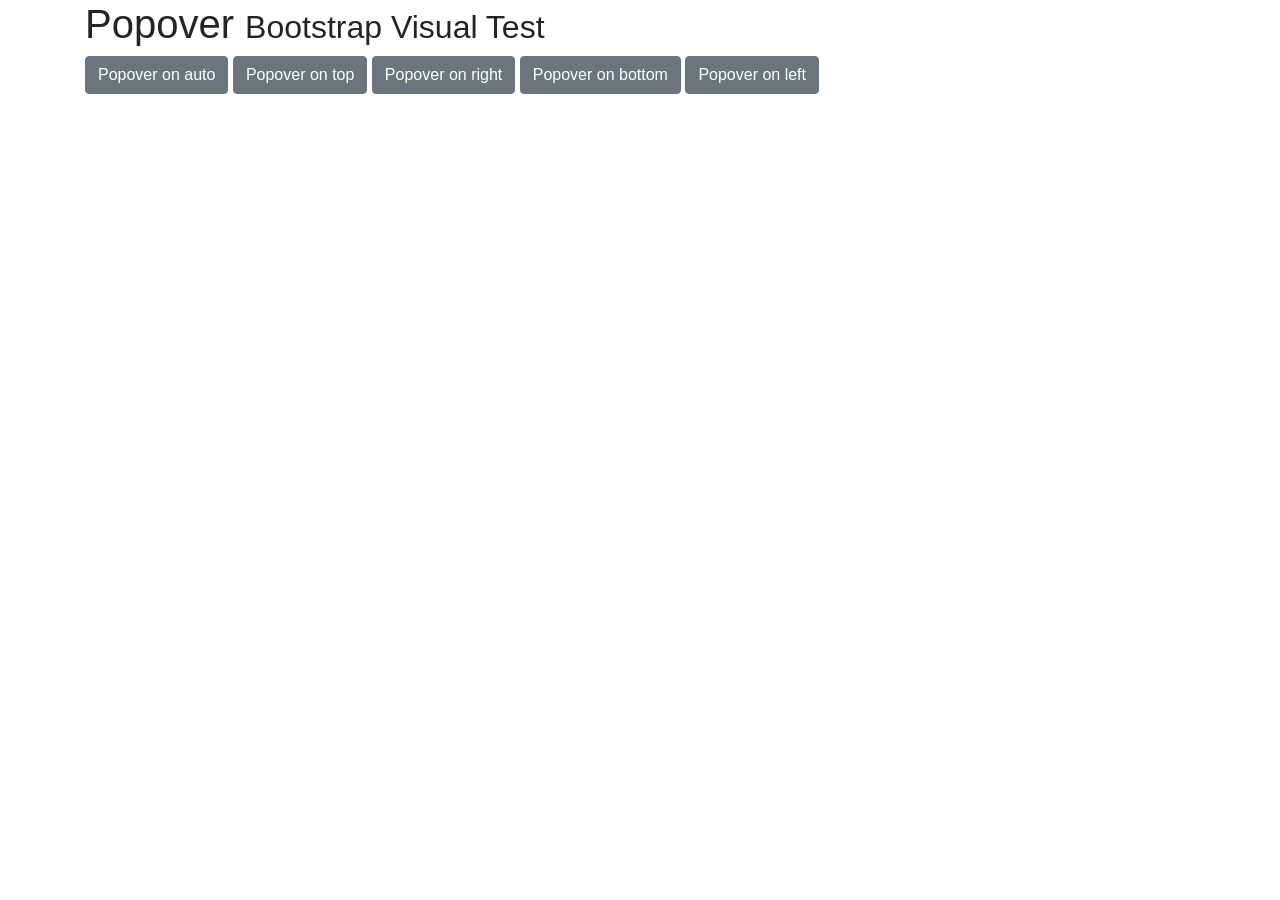
<file: js/tests/visual/popover.html>
<!doctype html>
<html lang="en">
  <head>
    <meta charset="utf-8">
    <meta name="viewport" content="width=device-width, initial-scale=1, shrink-to-fit=no">
    <link rel="stylesheet" href="../../../dist/css/bootstrap.min.css">
    <title>Popover</title>
  </head>
  <body>
    <div class="container">
      <h1>Popover <small>Bootstrap Visual Test</small></h1>

      <button type="button" class="btn btn-secondary" data-container="body" data-toggle="popover" data-placement="auto" data-content="Vivamus sagittis lacus vel augue laoreet rutrum faucibus.">
        Popover on auto
      </button>

      <button type="button" class="btn btn-secondary" data-container="body" data-toggle="popover" data-placement="top" data-content="Default placement was on top but not enough place">
        Popover on top
      </button>

      <button type="button" class="btn btn-secondary" data-container="body" data-toggle="popover" data-placement="right" data-content="Vivamus sagittis lacus vel augue laoreet rutrum faucibus.">
        Popover on right
      </button>

      <button type="button" class="btn btn-secondary" data-container="body" data-toggle="popover" data-placement="bottom" data-content="Vivamus sagittis lacus vel augue laoreet rutrum faucibus.">
        Popover on bottom
      </button>

      <button type="button" class="btn btn-secondary" data-container="body" data-toggle="popover" data-placement="left" data-content="Vivamus sagittis lacus vel augue laoreet rutrum faucibus.">
        Popover on left
      </button>
    </div>

    <script src="../../../assets/js/vendor/jquery-slim.min.js"></script>
    <script src="../../../assets/js/vendor/popper.min.js"></script>
    <script src="../../dist/util.js"></script>
    <script src="../../dist/tooltip.js"></script>
    <script src="../../dist/popover.js"></script>

    <script>
      $(function () {
        $('[data-toggle="popover"]').popover()
      })
    </script>
  </body>
</html>
</file>
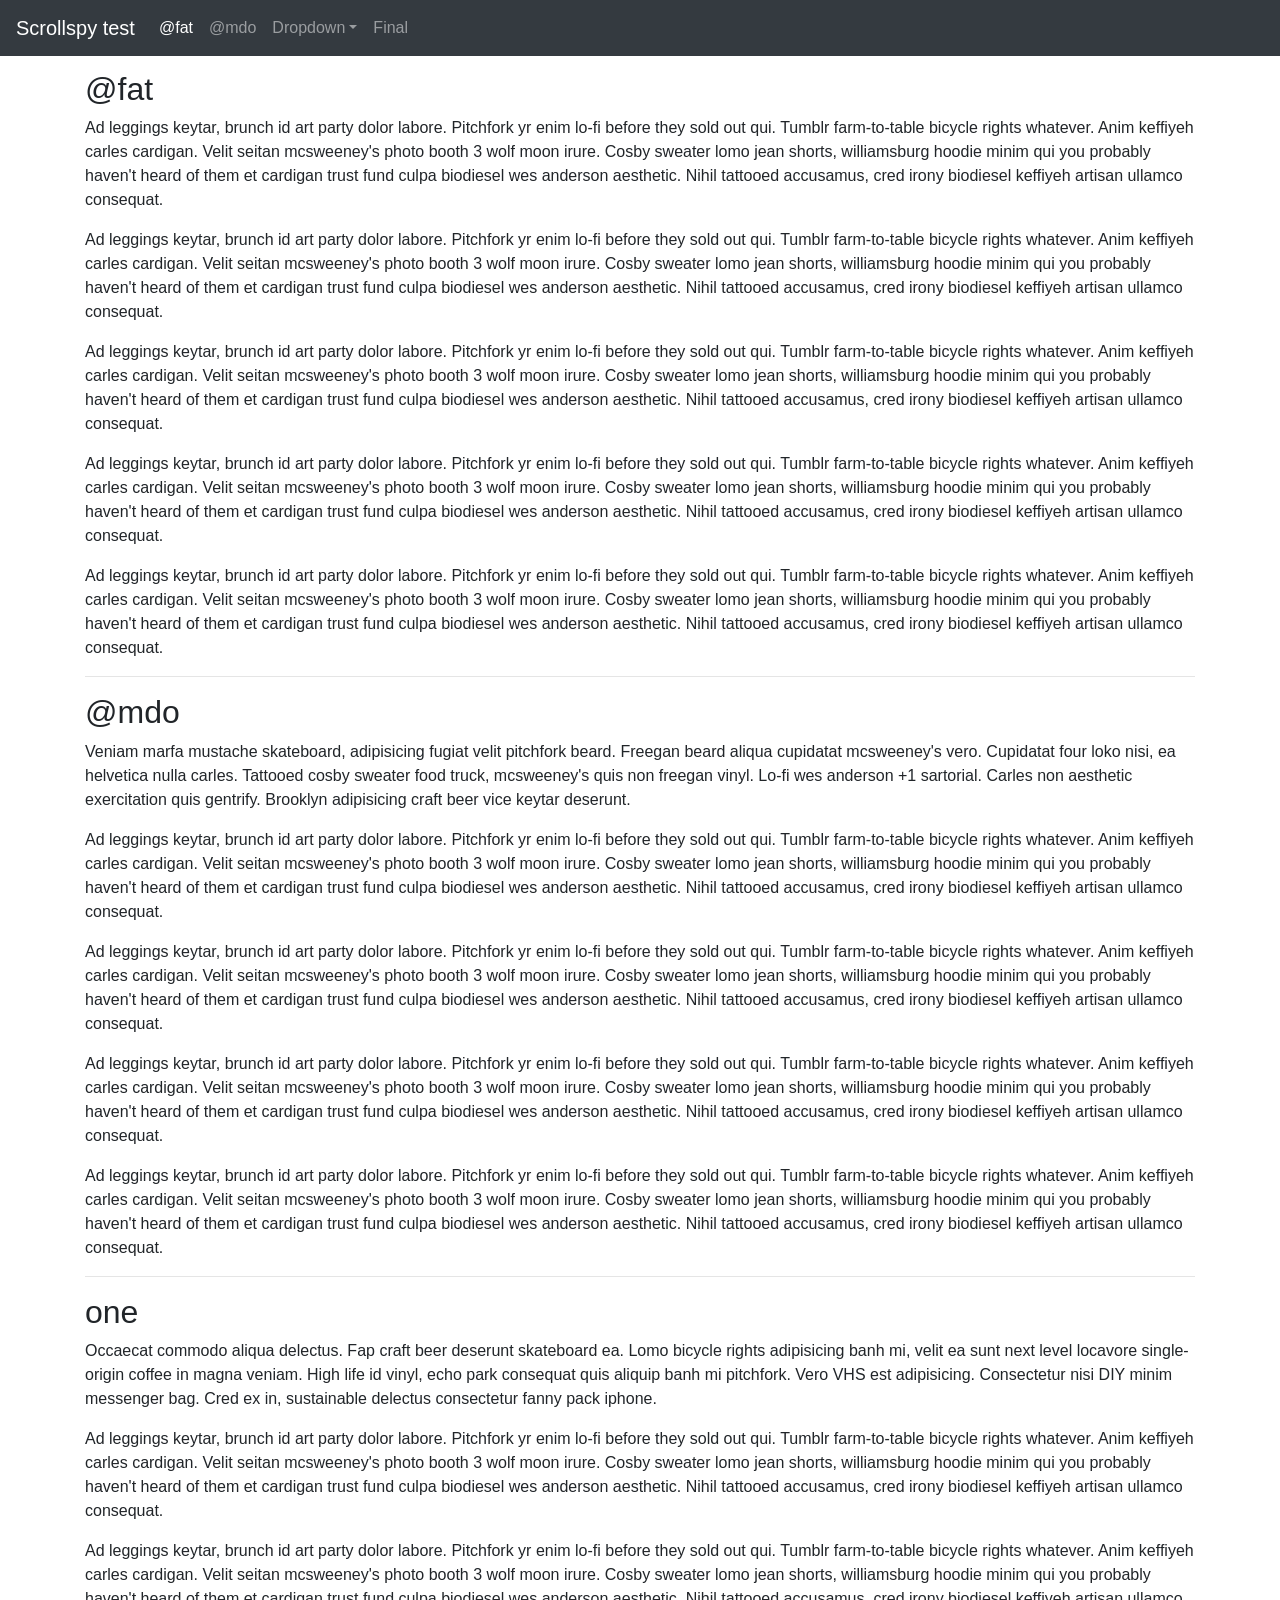
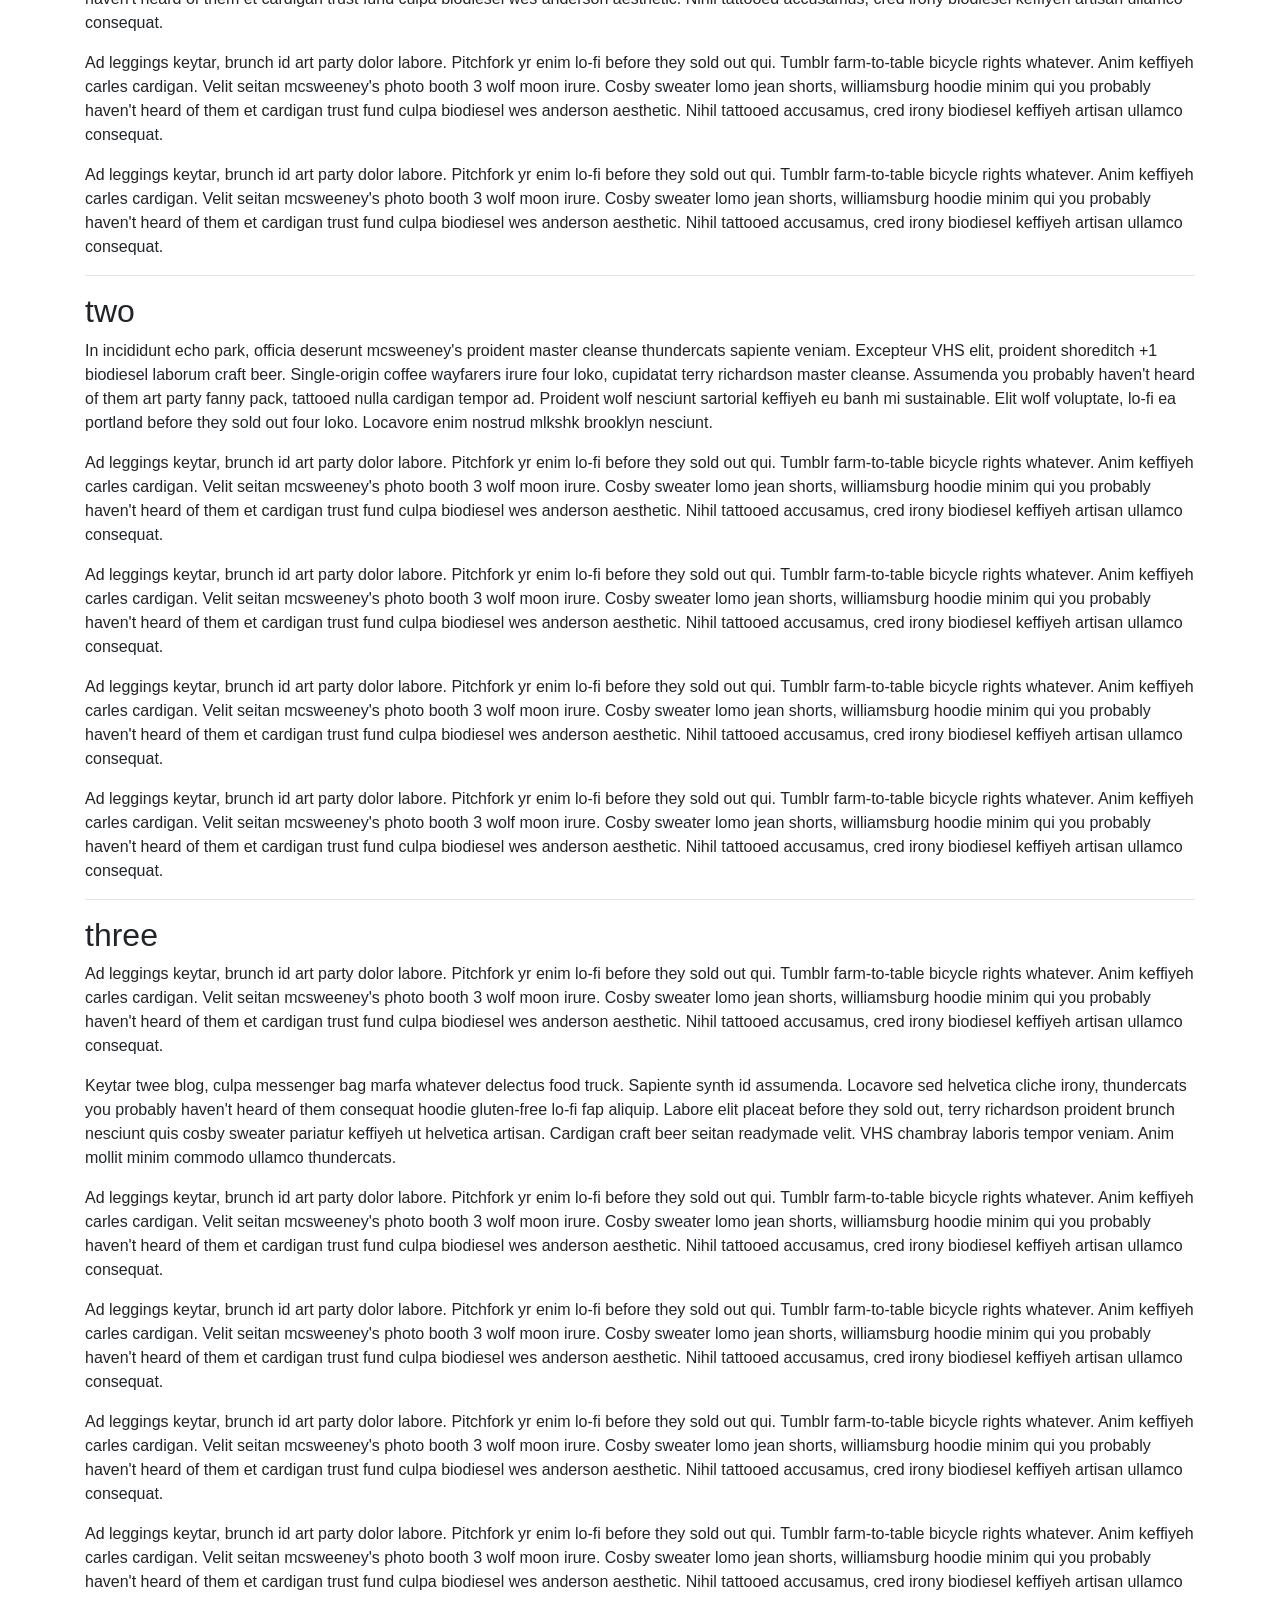
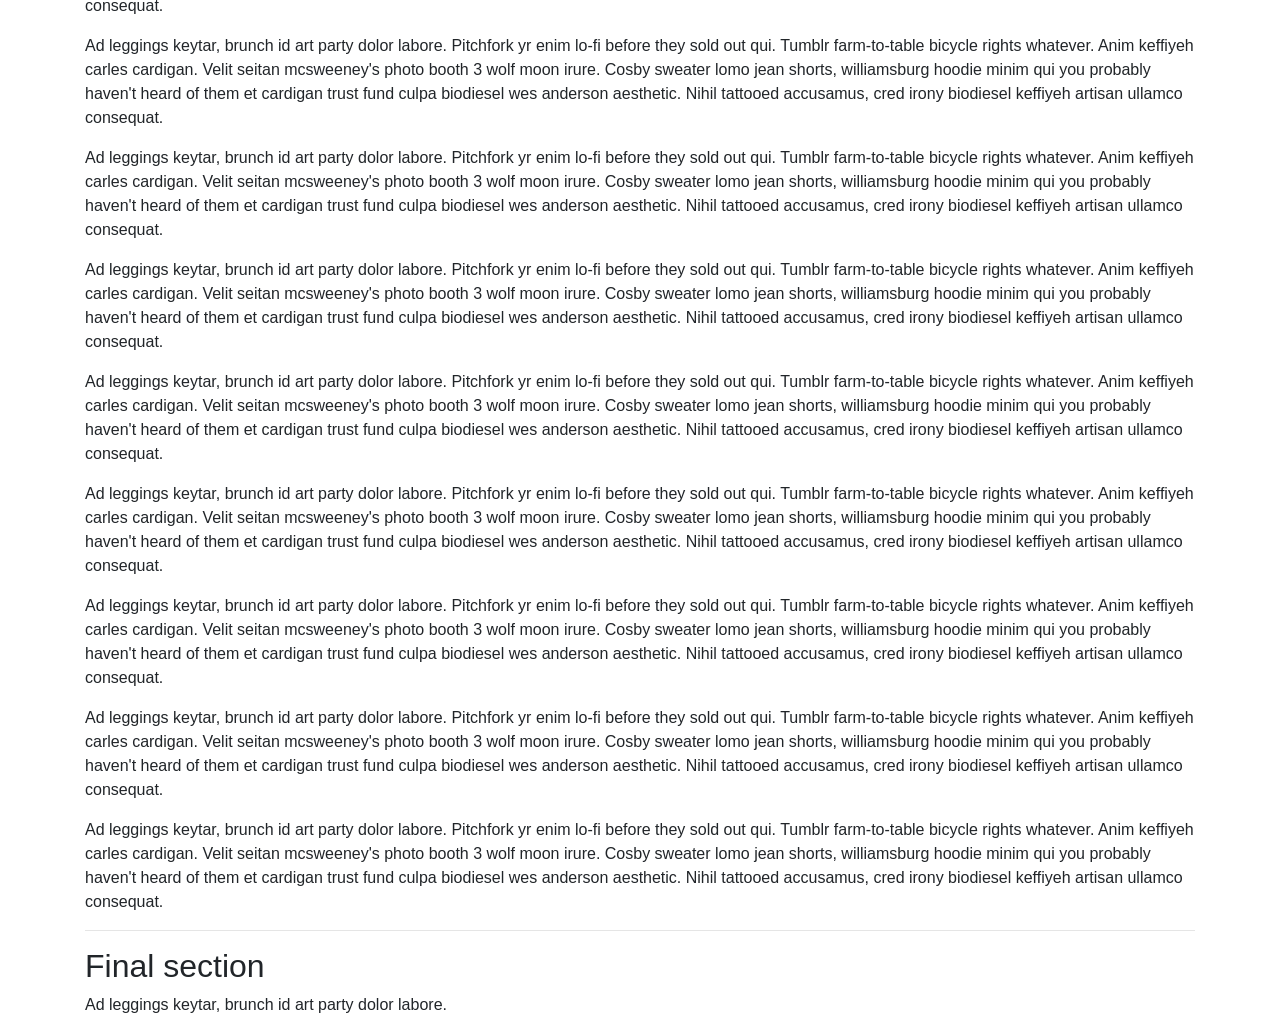
<file: js/tests/visual/scrollspy.html>
<!doctype html>
<html lang="en">
  <head>
    <meta charset="utf-8">
    <meta name="viewport" content="width=device-width, initial-scale=1, shrink-to-fit=no">
    <link rel="stylesheet" href="../../../dist/css/bootstrap.min.css">
    <title>Scrollspy</title>
    <style>
      body { padding-top: 70px; }
    </style>
  </head>
  <body data-spy="scroll" data-target=".navbar" data-offset="70">
    <nav class="navbar navbar-expand-md navbar-dark bg-dark fixed-top">
      <a class="navbar-brand" href="#">Scrollspy test</a>
      <button class="navbar-toggler" type="button" data-toggle="collapse" data-target="#navbarSupportedContent" aria-controls="navbarSupportedContent" aria-expanded="false" aria-label="Toggle navigation">
        <span class="navbar-toggler-icon"></span>
      </button>
      <div class="navbar-collapse collapse" id="navbarSupportedContent">
        <ul class="navbar-nav mr-auto">
          <li class="nav-item">
            <a class="nav-link" href="#fat">@fat</a>
          </li>
          <li class="nav-item">
            <a class="nav-link" href="#mdo">@mdo</a>
          </li>
          <li class="nav-item dropdown">
            <a class="nav-link dropdown-toggle" href="#" id="dropdown" data-toggle="dropdown" aria-haspopup="true" aria-expanded="false">Dropdown</a>
            <div class="dropdown-menu" aria-labelledby="dropdown">
              <a class="dropdown-item" href="#one">One</a>
              <a class="dropdown-item" href="#two">Two</a>
              <a class="dropdown-item" href="#three">Three</a>
            </div>
          </li>
          <li class="nav-item">
            <a class="nav-link" href="#final">Final</a>
          </li>
        </ul>
      </div>
    </nav>
    <div class="container">
      <h2 id="fat">@fat</h2>
      <p>Ad leggings keytar, brunch id art party dolor labore. Pitchfork yr enim lo-fi before they sold out qui. Tumblr farm-to-table bicycle rights whatever. Anim keffiyeh carles cardigan. Velit seitan mcsweeney's photo booth 3 wolf moon irure. Cosby sweater lomo jean shorts, williamsburg hoodie minim qui you probably haven't heard of them et cardigan trust fund culpa biodiesel wes anderson aesthetic. Nihil tattooed accusamus, cred irony biodiesel keffiyeh artisan ullamco consequat.</p>
      <p>Ad leggings keytar, brunch id art party dolor labore. Pitchfork yr enim lo-fi before they sold out qui. Tumblr farm-to-table bicycle rights whatever. Anim keffiyeh carles cardigan. Velit seitan mcsweeney's photo booth 3 wolf moon irure. Cosby sweater lomo jean shorts, williamsburg hoodie minim qui you probably haven't heard of them et cardigan trust fund culpa biodiesel wes anderson aesthetic. Nihil tattooed accusamus, cred irony biodiesel keffiyeh artisan ullamco consequat.</p>
      <p>Ad leggings keytar, brunch id art party dolor labore. Pitchfork yr enim lo-fi before they sold out qui. Tumblr farm-to-table bicycle rights whatever. Anim keffiyeh carles cardigan. Velit seitan mcsweeney's photo booth 3 wolf moon irure. Cosby sweater lomo jean shorts, williamsburg hoodie minim qui you probably haven't heard of them et cardigan trust fund culpa biodiesel wes anderson aesthetic. Nihil tattooed accusamus, cred irony biodiesel keffiyeh artisan ullamco consequat.</p>
      <p>Ad leggings keytar, brunch id art party dolor labore. Pitchfork yr enim lo-fi before they sold out qui. Tumblr farm-to-table bicycle rights whatever. Anim keffiyeh carles cardigan. Velit seitan mcsweeney's photo booth 3 wolf moon irure. Cosby sweater lomo jean shorts, williamsburg hoodie minim qui you probably haven't heard of them et cardigan trust fund culpa biodiesel wes anderson aesthetic. Nihil tattooed accusamus, cred irony biodiesel keffiyeh artisan ullamco consequat.</p>
      <p>Ad leggings keytar, brunch id art party dolor labore. Pitchfork yr enim lo-fi before they sold out qui. Tumblr farm-to-table bicycle rights whatever. Anim keffiyeh carles cardigan. Velit seitan mcsweeney's photo booth 3 wolf moon irure. Cosby sweater lomo jean shorts, williamsburg hoodie minim qui you probably haven't heard of them et cardigan trust fund culpa biodiesel wes anderson aesthetic. Nihil tattooed accusamus, cred irony biodiesel keffiyeh artisan ullamco consequat.</p>
      <hr>
      <h2 id="mdo">@mdo</h2>
      <p>Veniam marfa mustache skateboard, adipisicing fugiat velit pitchfork beard. Freegan beard aliqua cupidatat mcsweeney's vero. Cupidatat four loko nisi, ea helvetica nulla carles. Tattooed cosby sweater food truck, mcsweeney's quis non freegan vinyl. Lo-fi wes anderson +1 sartorial. Carles non aesthetic exercitation quis gentrify. Brooklyn adipisicing craft beer vice keytar deserunt.</p>
      <p>Ad leggings keytar, brunch id art party dolor labore. Pitchfork yr enim lo-fi before they sold out qui. Tumblr farm-to-table bicycle rights whatever. Anim keffiyeh carles cardigan. Velit seitan mcsweeney's photo booth 3 wolf moon irure. Cosby sweater lomo jean shorts, williamsburg hoodie minim qui you probably haven't heard of them et cardigan trust fund culpa biodiesel wes anderson aesthetic. Nihil tattooed accusamus, cred irony biodiesel keffiyeh artisan ullamco consequat.</p>
      <p>Ad leggings keytar, brunch id art party dolor labore. Pitchfork yr enim lo-fi before they sold out qui. Tumblr farm-to-table bicycle rights whatever. Anim keffiyeh carles cardigan. Velit seitan mcsweeney's photo booth 3 wolf moon irure. Cosby sweater lomo jean shorts, williamsburg hoodie minim qui you probably haven't heard of them et cardigan trust fund culpa biodiesel wes anderson aesthetic. Nihil tattooed accusamus, cred irony biodiesel keffiyeh artisan ullamco consequat.</p>
      <p>Ad leggings keytar, brunch id art party dolor labore. Pitchfork yr enim lo-fi before they sold out qui. Tumblr farm-to-table bicycle rights whatever. Anim keffiyeh carles cardigan. Velit seitan mcsweeney's photo booth 3 wolf moon irure. Cosby sweater lomo jean shorts, williamsburg hoodie minim qui you probably haven't heard of them et cardigan trust fund culpa biodiesel wes anderson aesthetic. Nihil tattooed accusamus, cred irony biodiesel keffiyeh artisan ullamco consequat.</p>
      <p>Ad leggings keytar, brunch id art party dolor labore. Pitchfork yr enim lo-fi before they sold out qui. Tumblr farm-to-table bicycle rights whatever. Anim keffiyeh carles cardigan. Velit seitan mcsweeney's photo booth 3 wolf moon irure. Cosby sweater lomo jean shorts, williamsburg hoodie minim qui you probably haven't heard of them et cardigan trust fund culpa biodiesel wes anderson aesthetic. Nihil tattooed accusamus, cred irony biodiesel keffiyeh artisan ullamco consequat.</p>
      <hr>
      <h2 id="one">one</h2>
      <p>Occaecat commodo aliqua delectus. Fap craft beer deserunt skateboard ea. Lomo bicycle rights adipisicing banh mi, velit ea sunt next level locavore single-origin coffee in magna veniam. High life id vinyl, echo park consequat quis aliquip banh mi pitchfork. Vero VHS est adipisicing. Consectetur nisi DIY minim messenger bag. Cred ex in, sustainable delectus consectetur fanny pack iphone.</p>
      <p>Ad leggings keytar, brunch id art party dolor labore. Pitchfork yr enim lo-fi before they sold out qui. Tumblr farm-to-table bicycle rights whatever. Anim keffiyeh carles cardigan. Velit seitan mcsweeney's photo booth 3 wolf moon irure. Cosby sweater lomo jean shorts, williamsburg hoodie minim qui you probably haven't heard of them et cardigan trust fund culpa biodiesel wes anderson aesthetic. Nihil tattooed accusamus, cred irony biodiesel keffiyeh artisan ullamco consequat.</p>
      <p>Ad leggings keytar, brunch id art party dolor labore. Pitchfork yr enim lo-fi before they sold out qui. Tumblr farm-to-table bicycle rights whatever. Anim keffiyeh carles cardigan. Velit seitan mcsweeney's photo booth 3 wolf moon irure. Cosby sweater lomo jean shorts, williamsburg hoodie minim qui you probably haven't heard of them et cardigan trust fund culpa biodiesel wes anderson aesthetic. Nihil tattooed accusamus, cred irony biodiesel keffiyeh artisan ullamco consequat.</p>
      <p>Ad leggings keytar, brunch id art party dolor labore. Pitchfork yr enim lo-fi before they sold out qui. Tumblr farm-to-table bicycle rights whatever. Anim keffiyeh carles cardigan. Velit seitan mcsweeney's photo booth 3 wolf moon irure. Cosby sweater lomo jean shorts, williamsburg hoodie minim qui you probably haven't heard of them et cardigan trust fund culpa biodiesel wes anderson aesthetic. Nihil tattooed accusamus, cred irony biodiesel keffiyeh artisan ullamco consequat.</p>
      <p>Ad leggings keytar, brunch id art party dolor labore. Pitchfork yr enim lo-fi before they sold out qui. Tumblr farm-to-table bicycle rights whatever. Anim keffiyeh carles cardigan. Velit seitan mcsweeney's photo booth 3 wolf moon irure. Cosby sweater lomo jean shorts, williamsburg hoodie minim qui you probably haven't heard of them et cardigan trust fund culpa biodiesel wes anderson aesthetic. Nihil tattooed accusamus, cred irony biodiesel keffiyeh artisan ullamco consequat.</p>
      <hr>
      <h2 id="two">two</h2>
      <p>In incididunt echo park, officia deserunt mcsweeney's proident master cleanse thundercats sapiente veniam. Excepteur VHS elit, proident shoreditch +1 biodiesel laborum craft beer. Single-origin coffee wayfarers irure four loko, cupidatat terry richardson master cleanse. Assumenda you probably haven't heard of them art party fanny pack, tattooed nulla cardigan tempor ad. Proident wolf nesciunt sartorial keffiyeh eu banh mi sustainable. Elit wolf voluptate, lo-fi ea portland before they sold out four loko. Locavore enim nostrud mlkshk brooklyn nesciunt.</p>
      <p>Ad leggings keytar, brunch id art party dolor labore. Pitchfork yr enim lo-fi before they sold out qui. Tumblr farm-to-table bicycle rights whatever. Anim keffiyeh carles cardigan. Velit seitan mcsweeney's photo booth 3 wolf moon irure. Cosby sweater lomo jean shorts, williamsburg hoodie minim qui you probably haven't heard of them et cardigan trust fund culpa biodiesel wes anderson aesthetic. Nihil tattooed accusamus, cred irony biodiesel keffiyeh artisan ullamco consequat.</p>
      <p>Ad leggings keytar, brunch id art party dolor labore. Pitchfork yr enim lo-fi before they sold out qui. Tumblr farm-to-table bicycle rights whatever. Anim keffiyeh carles cardigan. Velit seitan mcsweeney's photo booth 3 wolf moon irure. Cosby sweater lomo jean shorts, williamsburg hoodie minim qui you probably haven't heard of them et cardigan trust fund culpa biodiesel wes anderson aesthetic. Nihil tattooed accusamus, cred irony biodiesel keffiyeh artisan ullamco consequat.</p>
      <p>Ad leggings keytar, brunch id art party dolor labore. Pitchfork yr enim lo-fi before they sold out qui. Tumblr farm-to-table bicycle rights whatever. Anim keffiyeh carles cardigan. Velit seitan mcsweeney's photo booth 3 wolf moon irure. Cosby sweater lomo jean shorts, williamsburg hoodie minim qui you probably haven't heard of them et cardigan trust fund culpa biodiesel wes anderson aesthetic. Nihil tattooed accusamus, cred irony biodiesel keffiyeh artisan ullamco consequat.</p>
      <p>Ad leggings keytar, brunch id art party dolor labore. Pitchfork yr enim lo-fi before they sold out qui. Tumblr farm-to-table bicycle rights whatever. Anim keffiyeh carles cardigan. Velit seitan mcsweeney's photo booth 3 wolf moon irure. Cosby sweater lomo jean shorts, williamsburg hoodie minim qui you probably haven't heard of them et cardigan trust fund culpa biodiesel wes anderson aesthetic. Nihil tattooed accusamus, cred irony biodiesel keffiyeh artisan ullamco consequat.</p>
      <hr>
      <h2 id="three">three</h2>
      <p>Ad leggings keytar, brunch id art party dolor labore. Pitchfork yr enim lo-fi before they sold out qui. Tumblr farm-to-table bicycle rights whatever. Anim keffiyeh carles cardigan. Velit seitan mcsweeney's photo booth 3 wolf moon irure. Cosby sweater lomo jean shorts, williamsburg hoodie minim qui you probably haven't heard of them et cardigan trust fund culpa biodiesel wes anderson aesthetic. Nihil tattooed accusamus, cred irony biodiesel keffiyeh artisan ullamco consequat.</p>
      <p>Keytar twee blog, culpa messenger bag marfa whatever delectus food truck. Sapiente synth id assumenda. Locavore sed helvetica cliche irony, thundercats you probably haven't heard of them consequat hoodie gluten-free lo-fi fap aliquip. Labore elit placeat before they sold out, terry richardson proident brunch nesciunt quis cosby sweater pariatur keffiyeh ut helvetica artisan. Cardigan craft beer seitan readymade velit. VHS chambray laboris tempor veniam. Anim mollit minim commodo ullamco thundercats.</p>
      <p>Ad leggings keytar, brunch id art party dolor labore. Pitchfork yr enim lo-fi before they sold out qui. Tumblr farm-to-table bicycle rights whatever. Anim keffiyeh carles cardigan. Velit seitan mcsweeney's photo booth 3 wolf moon irure. Cosby sweater lomo jean shorts, williamsburg hoodie minim qui you probably haven't heard of them et cardigan trust fund culpa biodiesel wes anderson aesthetic. Nihil tattooed accusamus, cred irony biodiesel keffiyeh artisan ullamco consequat.</p>
      <p>Ad leggings keytar, brunch id art party dolor labore. Pitchfork yr enim lo-fi before they sold out qui. Tumblr farm-to-table bicycle rights whatever. Anim keffiyeh carles cardigan. Velit seitan mcsweeney's photo booth 3 wolf moon irure. Cosby sweater lomo jean shorts, williamsburg hoodie minim qui you probably haven't heard of them et cardigan trust fund culpa biodiesel wes anderson aesthetic. Nihil tattooed accusamus, cred irony biodiesel keffiyeh artisan ullamco consequat.</p>
      <p>Ad leggings keytar, brunch id art party dolor labore. Pitchfork yr enim lo-fi before they sold out qui. Tumblr farm-to-table bicycle rights whatever. Anim keffiyeh carles cardigan. Velit seitan mcsweeney's photo booth 3 wolf moon irure. Cosby sweater lomo jean shorts, williamsburg hoodie minim qui you probably haven't heard of them et cardigan trust fund culpa biodiesel wes anderson aesthetic. Nihil tattooed accusamus, cred irony biodiesel keffiyeh artisan ullamco consequat.</p>
      <p>Ad leggings keytar, brunch id art party dolor labore. Pitchfork yr enim lo-fi before they sold out qui. Tumblr farm-to-table bicycle rights whatever. Anim keffiyeh carles cardigan. Velit seitan mcsweeney's photo booth 3 wolf moon irure. Cosby sweater lomo jean shorts, williamsburg hoodie minim qui you probably haven't heard of them et cardigan trust fund culpa biodiesel wes anderson aesthetic. Nihil tattooed accusamus, cred irony biodiesel keffiyeh artisan ullamco consequat.</p>
      <p>Ad leggings keytar, brunch id art party dolor labore. Pitchfork yr enim lo-fi before they sold out qui. Tumblr farm-to-table bicycle rights whatever. Anim keffiyeh carles cardigan. Velit seitan mcsweeney's photo booth 3 wolf moon irure. Cosby sweater lomo jean shorts, williamsburg hoodie minim qui you probably haven't heard of them et cardigan trust fund culpa biodiesel wes anderson aesthetic. Nihil tattooed accusamus, cred irony biodiesel keffiyeh artisan ullamco consequat.</p>
      <p>Ad leggings keytar, brunch id art party dolor labore. Pitchfork yr enim lo-fi before they sold out qui. Tumblr farm-to-table bicycle rights whatever. Anim keffiyeh carles cardigan. Velit seitan mcsweeney's photo booth 3 wolf moon irure. Cosby sweater lomo jean shorts, williamsburg hoodie minim qui you probably haven't heard of them et cardigan trust fund culpa biodiesel wes anderson aesthetic. Nihil tattooed accusamus, cred irony biodiesel keffiyeh artisan ullamco consequat.</p>
      <p>Ad leggings keytar, brunch id art party dolor labore. Pitchfork yr enim lo-fi before they sold out qui. Tumblr farm-to-table bicycle rights whatever. Anim keffiyeh carles cardigan. Velit seitan mcsweeney's photo booth 3 wolf moon irure. Cosby sweater lomo jean shorts, williamsburg hoodie minim qui you probably haven't heard of them et cardigan trust fund culpa biodiesel wes anderson aesthetic. Nihil tattooed accusamus, cred irony biodiesel keffiyeh artisan ullamco consequat.</p>
      <p>Ad leggings keytar, brunch id art party dolor labore. Pitchfork yr enim lo-fi before they sold out qui. Tumblr farm-to-table bicycle rights whatever. Anim keffiyeh carles cardigan. Velit seitan mcsweeney's photo booth 3 wolf moon irure. Cosby sweater lomo jean shorts, williamsburg hoodie minim qui you probably haven't heard of them et cardigan trust fund culpa biodiesel wes anderson aesthetic. Nihil tattooed accusamus, cred irony biodiesel keffiyeh artisan ullamco consequat.</p>
      <p>Ad leggings keytar, brunch id art party dolor labore. Pitchfork yr enim lo-fi before they sold out qui. Tumblr farm-to-table bicycle rights whatever. Anim keffiyeh carles cardigan. Velit seitan mcsweeney's photo booth 3 wolf moon irure. Cosby sweater lomo jean shorts, williamsburg hoodie minim qui you probably haven't heard of them et cardigan trust fund culpa biodiesel wes anderson aesthetic. Nihil tattooed accusamus, cred irony biodiesel keffiyeh artisan ullamco consequat.</p>
      <p>Ad leggings keytar, brunch id art party dolor labore. Pitchfork yr enim lo-fi before they sold out qui. Tumblr farm-to-table bicycle rights whatever. Anim keffiyeh carles cardigan. Velit seitan mcsweeney's photo booth 3 wolf moon irure. Cosby sweater lomo jean shorts, williamsburg hoodie minim qui you probably haven't heard of them et cardigan trust fund culpa biodiesel wes anderson aesthetic. Nihil tattooed accusamus, cred irony biodiesel keffiyeh artisan ullamco consequat.</p>
      <p>Ad leggings keytar, brunch id art party dolor labore. Pitchfork yr enim lo-fi before they sold out qui. Tumblr farm-to-table bicycle rights whatever. Anim keffiyeh carles cardigan. Velit seitan mcsweeney's photo booth 3 wolf moon irure. Cosby sweater lomo jean shorts, williamsburg hoodie minim qui you probably haven't heard of them et cardigan trust fund culpa biodiesel wes anderson aesthetic. Nihil tattooed accusamus, cred irony biodiesel keffiyeh artisan ullamco consequat.</p>
      <p>Ad leggings keytar, brunch id art party dolor labore. Pitchfork yr enim lo-fi before they sold out qui. Tumblr farm-to-table bicycle rights whatever. Anim keffiyeh carles cardigan. Velit seitan mcsweeney's photo booth 3 wolf moon irure. Cosby sweater lomo jean shorts, williamsburg hoodie minim qui you probably haven't heard of them et cardigan trust fund culpa biodiesel wes anderson aesthetic. Nihil tattooed accusamus, cred irony biodiesel keffiyeh artisan ullamco consequat.</p>
      <hr>
      <h2 id="final">Final section</h2>
      <p>Ad leggings keytar, brunch id art party dolor labore.</p>
    </div>

    <script src="../../../assets/js/vendor/jquery-slim.min.js"></script>
    <script src="../../../assets/js/vendor/popper.min.js"></script>
    <script src="../../dist/util.js"></script>
    <script src="../../dist/scrollspy.js"></script>
    <script src="../../dist/dropdown.js"></script>
    <script src="../../dist/collapse.js"></script>
  </body>
</html>
</file>
<file: carousel.css>
/* GLOBAL STYLES
-------------------------------------------------- */
/* Padding below the footer and lighter body text */

body {
  padding-top: 3rem;
  padding-bottom: 3rem;
  color: #5a5a5a;
}


/* CUSTOMIZE THE CAROUSEL
-------------------------------------------------- */

/* Carousel base class */
.carousel {
  margin-bottom: 4rem;
}
/* Since positioning the image, we need to help out the caption */
.carousel-caption {
  bottom: 3rem;
  z-index: 10;
}

/* Declare heights because of positioning of img element */
.carousel-item {
  height: 32rem;
  background-color: #777;
}
.carousel-item > img {
  position: absolute;
  top: 0;
  left: 0;
  min-width: 100%;
  height: 32rem;
}


/* MARKETING CONTENT
-------------------------------------------------- */

/* Center align the text within the three columns below the carousel */
.marketing .col-lg-4 {
  margin-bottom: 1.5rem;
  text-align: center;
}
.marketing h2 {
  font-weight: 400;
}
.marketing .col-lg-4 p {
  margin-right: .75rem;
  margin-left: .75rem;
}


/* Featurettes
------------------------- */

.featurette-divider {
  margin: 5rem 0; /* Space out the Bootstrap <hr> more */
}

/* Thin out the marketing headings */
.featurette-heading {
  font-weight: 300;
  line-height: 1;
  letter-spacing: -.05rem;
}


/* RESPONSIVE CSS
-------------------------------------------------- */

@media (min-width: 40em) {
  /* Bump up size of carousel content */
  .carousel-caption p {
    margin-bottom: 1.25rem;
    font-size: 1.25rem;
    line-height: 1.4;
  }

  .featurette-heading {
    font-size: 50px;
  }
}

@media (min-width: 62em) {
  .featurette-heading {
    margin-top: 7rem;
  }
}

/* Efek Hover pada Menu Navigasi */
.navbar-nav .nav-link {
  transition: all 0.3s ease;
  border-radius: 15px;
}

.navbar-nav .nav-link:hover {
  background-color: rgba(255, 255, 255, 0.15);
  color: #ffffff !important;
}

/* Penyesuaian bayangan Navbar */
.navbar.shadow-sm {
  box-shadow: 0 4px 10px rgba(0, 0, 0, 0.15) !important;
}

      /* Mengatur font untuk seluruh navbar */
      .navbar {
        font-family: 'Georgia', 'times new roman';
      }

      /* Mengatur font dan ukuran teks Nama Klinik */
      .navbar-brand {
        font-size: 1.3rem;
        font-weight: bold;
      }

      /* Mengatur font dan ukuran teks Menu Navigasi */
      .navbar-nav .nav-link {
        font-size: 1rem;
        font-weight: 500;
      }
      /* sesuaiin gambar carousel */
      .carousel-item {
        height: 35rem;
        background-color: #777;
      }

      .carousel-item > img {
        position: absolute;
        top: 0;
        left: 0;
        min-width: 100%;
        height: 35rem;
        object-fit: cover;
      }


      html {
  scroll-behavior: smooth;
}
</file>
<file: js/tests/vendor/qunit.css>
/*!
 * QUnit 2.4.1
 * https://qunitjs.com/
 *
 * Copyright jQuery Foundation and other contributors
 * Released under the MIT license
 * https://jquery.org/license
 *
 * Date: 2017-10-22T05:12Z
 */

/** Font Family and Sizes */

#qunit-tests, #qunit-header, #qunit-banner, #qunit-testrunner-toolbar, #qunit-filteredTest, #qunit-userAgent, #qunit-testresult {
	font-family: "Helvetica Neue Light", "HelveticaNeue-Light", "Helvetica Neue", Calibri, Helvetica, Arial, sans-serif;
}

#qunit-testrunner-toolbar, #qunit-filteredTest, #qunit-userAgent, #qunit-testresult, #qunit-tests li { font-size: small; }
#qunit-tests { font-size: smaller; }


/** Resets */

#qunit-tests, #qunit-header, #qunit-banner, #qunit-filteredTest, #qunit-userAgent, #qunit-testresult, #qunit-modulefilter {
	margin: 0;
	padding: 0;
}


/** Header (excluding toolbar) */

#qunit-header {
	padding: 0.5em 0 0.5em 1em;

	color: #8699A4;
	background-color: #0D3349;

	font-size: 1.5em;
	line-height: 1em;
	font-weight: 400;

	border-radius: 5px 5px 0 0;
}

#qunit-header a {
	text-decoration: none;
	color: #C2CCD1;
}

#qunit-header a:hover,
#qunit-header a:focus {
	color: #FFF;
}

#qunit-banner {
	height: 5px;
}

#qunit-filteredTest {
	padding: 0.5em 1em 0.5em 1em;
	color: #366097;
	background-color: #F4FF77;
}

#qunit-userAgent {
	padding: 0.5em 1em 0.5em 1em;
	color: #FFF;
	background-color: #2B81AF;
	text-shadow: rgba(0, 0, 0, 0.5) 2px 2px 1px;
}


/** Toolbar */

#qunit-testrunner-toolbar {
	padding: 0.5em 1em 0.5em 1em;
	color: #5E740B;
	background-color: #EEE;
}

#qunit-testrunner-toolbar .clearfix {
	height: 0;
	clear: both;
}

#qunit-testrunner-toolbar label {
	display: inline-block;
}

#qunit-testrunner-toolbar input[type=checkbox],
#qunit-testrunner-toolbar input[type=radio] {
	margin: 3px;
	vertical-align: -2px;
}

#qunit-testrunner-toolbar input[type=text] {
	box-sizing: border-box;
	height: 1.6em;
}

.qunit-url-config,
.qunit-filter,
#qunit-modulefilter {
	display: inline-block;
	line-height: 2.1em;
}

.qunit-filter,
#qunit-modulefilter {
	float: right;
	position: relative;
	margin-left: 1em;
}

.qunit-url-config label {
	margin-right: 0.5em;
}

#qunit-modulefilter-search {
	box-sizing: border-box;
	width: 400px;
}

#qunit-modulefilter-search-container:after {
	position: absolute;
	right: 0.3em;
	content: "\25bc";
	color: black;
}

#qunit-modulefilter-dropdown {
	/* align with #qunit-modulefilter-search */
	box-sizing: border-box;
	width: 400px;
	position: absolute;
	right: 0;
	top: 50%;
	margin-top: 0.8em;

	border: 1px solid #D3D3D3;
	border-top: none;
	border-radius: 0 0 .25em .25em;
	color: #000;
	background-color: #F5F5F5;
	z-index: 99;
}

#qunit-modulefilter-dropdown a {
	color: inherit;
	text-decoration: none;
}

#qunit-modulefilter-dropdown .clickable.checked {
	font-weight: bold;
	color: #000;
	background-color: #D2E0E6;
}

#qunit-modulefilter-dropdown .clickable:hover {
	color: #FFF;
	background-color: #0D3349;
}

#qunit-modulefilter-actions {
	display: block;
	overflow: auto;

	/* align with #qunit-modulefilter-dropdown-list */
	font: smaller/1.5em sans-serif;
}

#qunit-modulefilter-dropdown #qunit-modulefilter-actions > * {
	box-sizing: border-box;
	max-height: 2.8em;
	display: block;
	padding: 0.4em;
}

#qunit-modulefilter-dropdown #qunit-modulefilter-actions > button {
	float: right;
	font: inherit;
}

#qunit-modulefilter-dropdown #qunit-modulefilter-actions > :last-child {
	/* insert padding to align with checkbox margins */
	padding-left: 3px;
}

#qunit-modulefilter-dropdown-list {
	max-height: 200px;
	overflow-y: auto;
	margin: 0;
	border-top: 2px groove threedhighlight;
	padding: 0.4em 0 0;
	font: smaller/1.5em sans-serif;
}

#qunit-modulefilter-dropdown-list li {
	white-space: nowrap;
	overflow: hidden;
	text-overflow: ellipsis;
}

#qunit-modulefilter-dropdown-list .clickable {
	display: block;
	padding-left: 0.15em;
}


/** Tests: Pass/Fail */

#qunit-tests {
	list-style-position: inside;
}

#qunit-tests li {
	padding: 0.4em 1em 0.4em 1em;
	border-bottom: 1px solid #FFF;
	list-style-position: inside;
}

#qunit-tests > li {
	display: none;
}

#qunit-tests li.running,
#qunit-tests li.pass,
#qunit-tests li.fail,
#qunit-tests li.skipped,
#qunit-tests li.aborted {
	display: list-item;
}

#qunit-tests.hidepass {
	position: relative;
}

#qunit-tests.hidepass li.running,
#qunit-tests.hidepass li.pass:not(.todo) {
	visibility: hidden;
	position: absolute;
	width:   0;
	height:  0;
	padding: 0;
	border:  0;
	margin:  0;
}

#qunit-tests li strong {
	cursor: pointer;
}

#qunit-tests li.skipped strong {
	cursor: default;
}

#qunit-tests li a {
	padding: 0.5em;
	color: #C2CCD1;
	text-decoration: none;
}

#qunit-tests li p a {
	padding: 0.25em;
	color: #6B6464;
}
#qunit-tests li a:hover,
#qunit-tests li a:focus {
	color: #000;
}

#qunit-tests li .runtime {
	float: right;
	font-size: smaller;
}

.qunit-assert-list {
	margin-top: 0.5em;
	padding: 0.5em;

	background-color: #FFF;

	border-radius: 5px;
}

.qunit-source {
	margin: 0.6em 0 0.3em;
}

.qunit-collapsed {
	display: none;
}

#qunit-tests table {
	border-collapse: collapse;
	margin-top: 0.2em;
}

#qunit-tests th {
	text-align: right;
	vertical-align: top;
	padding: 0 0.5em 0 0;
}

#qunit-tests td {
	vertical-align: top;
}

#qunit-tests pre {
	margin: 0;
	white-space: pre-wrap;
	word-wrap: break-word;
}

#qunit-tests del {
	color: #374E0C;
	background-color: #E0F2BE;
	text-decoration: none;
}

#qunit-tests ins {
	color: #500;
	background-color: #FFCACA;
	text-decoration: none;
}

/*** Test Counts */

#qunit-tests b.counts                       { color: #000; }
#qunit-tests b.passed                       { color: #5E740B; }
#qunit-tests b.failed                       { color: #710909; }

#qunit-tests li li {
	padding: 5px;
	background-color: #FFF;
	border-bottom: none;
	list-style-position: inside;
}

/*** Passing Styles */

#qunit-tests li li.pass {
	color: #3C510C;
	background-color: #FFF;
	border-left: 10px solid #C6E746;
}

#qunit-tests .pass                          { color: #528CE0; background-color: #D2E0E6; }
#qunit-tests .pass .test-name               { color: #366097; }

#qunit-tests .pass .test-actual,
#qunit-tests .pass .test-expected           { color: #999; }

#qunit-banner.qunit-pass                    { background-color: #C6E746; }

/*** Failing Styles */

#qunit-tests li li.fail {
	color: #710909;
	background-color: #FFF;
	border-left: 10px solid #EE5757;
	white-space: pre;
}

#qunit-tests > li:last-child {
	border-radius: 0 0 5px 5px;
}

#qunit-tests .fail                          { color: #000; background-color: #EE5757; }
#qunit-tests .fail .test-name,
#qunit-tests .fail .module-name             { color: #000; }

#qunit-tests .fail .test-actual             { color: #EE5757; }
#qunit-tests .fail .test-expected           { color: #008000; }

#qunit-banner.qunit-fail                    { background-color: #EE5757; }


/*** Aborted tests */
#qunit-tests .aborted { color: #000; background-color: orange; }
/*** Skipped tests */

#qunit-tests .skipped {
	background-color: #EBECE9;
}

#qunit-tests .qunit-todo-label,
#qunit-tests .qunit-skipped-label {
	background-color: #F4FF77;
	display: inline-block;
	font-style: normal;
	color: #366097;
	line-height: 1.8em;
	padding: 0 0.5em;
	margin: -0.4em 0.4em -0.4em 0;
}

#qunit-tests .qunit-todo-label {
	background-color: #EEE;
}

/** Result */

#qunit-testresult {
	color: #2B81AF;
	background-color: #D2E0E6;

	border-bottom: 1px solid #FFF;
}
#qunit-testresult .clearfix {
	height: 0;
	clear: both;
}
#qunit-testresult .module-name {
	font-weight: 700;
}
#qunit-testresult-display {
	padding: 0.5em 1em 0.5em 1em;
	width: 85%;
	float:left;
}
#qunit-testresult-controls {
	padding: 0.5em 1em 0.5em 1em;
  width: 10%;
	float:left;
}

/** Fixture */

#qunit-fixture {
	position: absolute;
	top: -10000px;
	left: -10000px;
	width: 1000px;
	height: 1000px;
}
</file>
